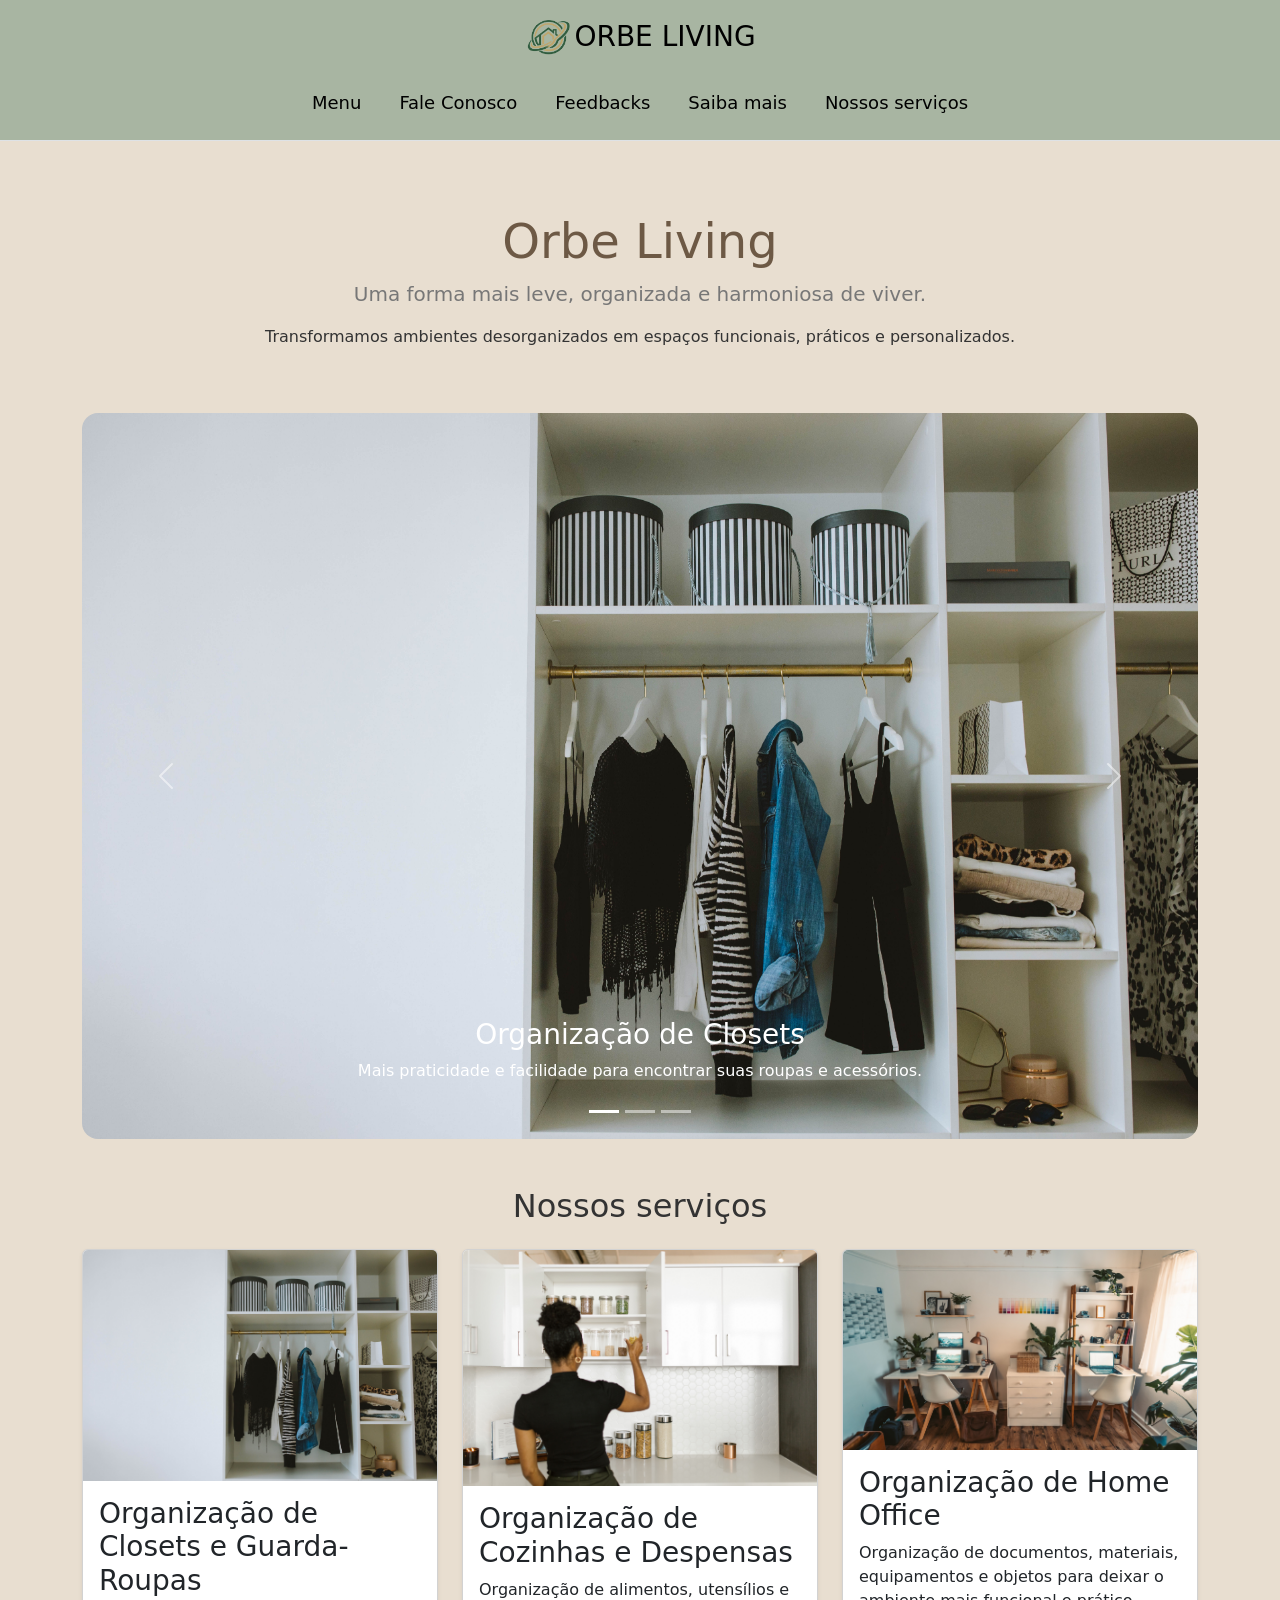
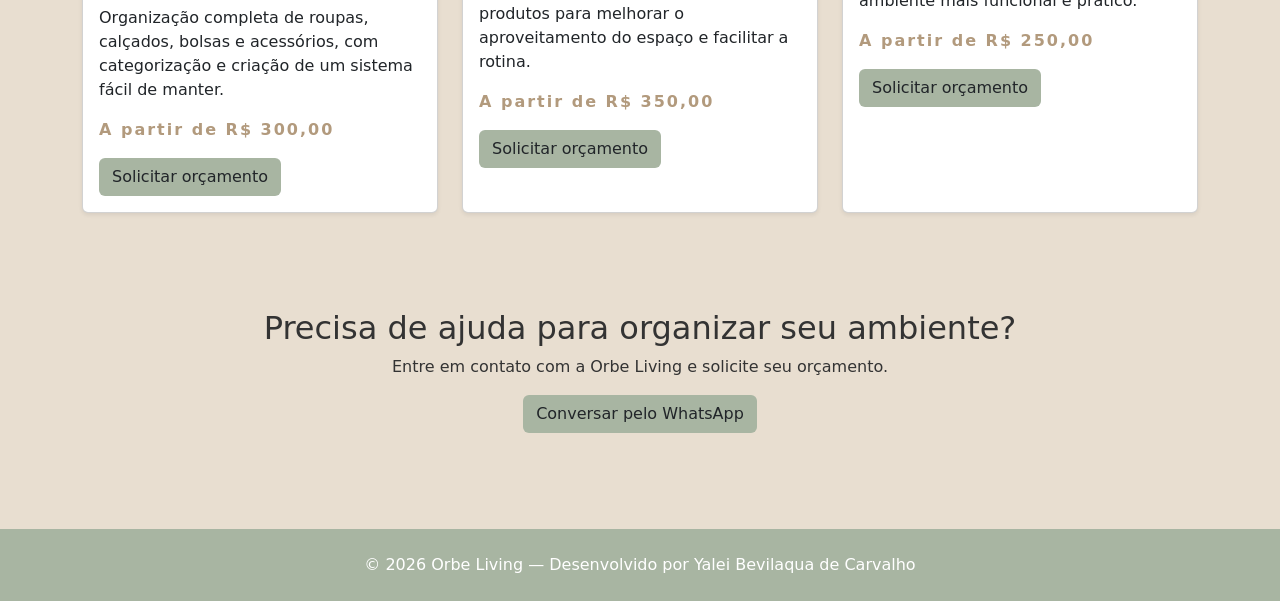
<file: index.html>
<!DOCTYPE html>
<html lang="pt-br">

<head>
    <meta charset="UTF-8">
    <meta name="viewport" content="width=device-width, initial-scale=1.0">
    <title>Menu principal</title>
    <link href="https://cdn.jsdelivr.net/npm/bootstrap@5.3.8/dist/css/bootstrap.min.css" rel="stylesheet"
        integrity="sha384-sRIl4kxILFvY47J16cr9ZwB07vP4J8+LH7qKQnuqkuIAvNWLzeN8tE5YBujZqJLB" crossorigin="anonymous">
    <link rel="stylesheet" href="CSS/index.css">
</head>

<body>

    <header class="py-3 mb-4 border-bottom fundo_head">
        <div class="container">
            <div class="text-center mb-3">
                <a href="index.html" class="d-inline-flex align-items-center text-decoration-none">
                    <img src="Imagens/Logo simplificada.png" alt="Logo Orbe Living" class="logo_simples">
                    <span class="fs-3 letra">ORBE LIVING</span>
                </a>
            </div>

            <ul class="nav nav-pills justify-content-center gap-2">
                <li class="nav-item">
                    <a href="index.html" class="nav-link link_colors letra">Menu</a>
                </li>

                <li class="nav-item">
                    <a href="contatos.html" class="nav-link link_colors letra">Fale Conosco</a>
                </li>

                <li class="nav-item">
                    <a href="depoimentos.html" class="nav-link link_colors letra">Feedbacks</a>
                </li>

                <li class="nav-item">
                    <a href="apresentacao.html" class="nav-link link_colors letra">Saiba mais</a>
                </li>

                <li class="nav-item">
                    <a href="servicos.html" class="nav-link link_colors letra">Nossos serviços</a>
                </li>
            </ul>
        </div>
    </header>


    <main class="container">

        <section class="text-center py-5">
            <h1 class="titulo">Orbe Living</h1>
            <p class="subtitulo fs-5">Uma forma mais leve, organizada e harmoniosa de viver.</p>
            <p>Transformamos ambientes desorganizados em espaços funcionais, práticos e personalizados.</p>
        </section>


        <section class="mb-5">
            <div id="carouselServicos" class="carousel slide" data-bs-ride="carousel">

                <div class="carousel-indicators">
                    <button type="button" data-bs-target="#carouselServicos" data-bs-slide-to="0" class="active"></button>
                    <button type="button" data-bs-target="#carouselServicos" data-bs-slide-to="1"></button>
                    <button type="button" data-bs-target="#carouselServicos" data-bs-slide-to="2"></button>
                </div>

                <div class="carousel-inner rounded-4">

                    <div class="carousel-item active">
                        <img src="Imagens/Serviços/img_org_1.jpg" class="d-block w-100" alt="Organização de closets">
                        <div class="carousel-caption d-none d-md-block">
                            <h3>Organização de Closets</h3>
                            <p>Mais praticidade e facilidade para encontrar suas roupas e acessórios.</p>
                        </div>
                    </div>

                    <div class="carousel-item">
                        <img src="Imagens/Serviços/img_org_2.jpg" class="d-block w-100" alt="Organização de cozinhas">
                        <div class="carousel-caption d-none d-md-block">
                            <h3>Organização de Cozinhas</h3>
                            <p>Melhor aproveitamento do espaço e mais praticidade no dia a dia.</p>
                        </div>
                    </div>

                    <div class="carousel-item">
                        <img src="Imagens/Serviços/img_org_3.jpg" class="d-block w-100" alt="Organização de Home Office">
                        <div class="carousel-caption d-none d-md-block">
                            <h3>Organização de Home Office</h3>
                            <p>Um espaço mais funcional para trabalhar e estudar.</p>
                        </div>
                    </div>

                </div>

                <button class="carousel-control-prev" type="button" data-bs-target="#carouselServicos" data-bs-slide="prev">
                    <span class="carousel-control-prev-icon"></span>
                </button>

                <button class="carousel-control-next" type="button" data-bs-target="#carouselServicos" data-bs-slide="next">
                    <span class="carousel-control-next-icon"></span>
                </button>

            </div>
        </section>


        <section class="mb-5">
            <h2 class="text-center mb-4">Nossos serviços</h2>

            <div class="row g-4">

                <div class="col-md-4">
                    <div class="card h-100 shadow-sm">
                        <img src="Imagens/Serviços/img_org_1.jpg" class="card-img-top" alt="Organização de Closets">

                        <div class="card-body">
                            <h3 class="card-title">Organização de Closets e Guarda-Roupas</h3>
                            <p class="card-text">Organização completa de roupas, calçados, bolsas e acessórios, com categorização e criação de um sistema fácil de manter.</p>
                            <p class="numero">A partir de R$ 300,00</p>

                            <a href="servico1.html" class="btn fundo_head">Solicitar orçamento</a>
                        </div>
                    </div>
                </div>


                <div class="col-md-4">
                    <div class="card h-100 shadow-sm">
                        <img src="Imagens/Serviços/img_org_2.jpg" class="card-img-top" alt="Organização de Cozinhas">

                        <div class="card-body">
                            <h3 class="card-title">Organização de Cozinhas e Despensas</h3>
                            <p class="card-text">Organização de alimentos, utensílios e produtos para melhorar o aproveitamento do espaço e facilitar a rotina.</p>
                            <p class="numero">A partir de R$ 350,00</p>

                            <a href="servico2.html" class="btn fundo_head">Solicitar orçamento</a>
                        </div>
                    </div>
                </div>


                <div class="col-md-4">
                    <div class="card h-100 shadow-sm">
                        <img src="Imagens/Serviços/img_org_3.jpg" class="card-img-top" alt="Organização de Home Office">

                        <div class="card-body">
                            <h3 class="card-title">Organização de Home Office</h3>
                            <p class="card-text">Organização de documentos, materiais, equipamentos e objetos para deixar o ambiente mais funcional e prático.</p>
                            <p class="numero">A partir de R$ 250,00</p>

                            <a href="servico3.html" class="btn fundo_head">Solicitar orçamento</a>
                        </div>
                    </div>
                </div>

            </div>
        </section>


        <section class="text-center py-5 mb-5">
            <h2>Precisa de ajuda para organizar seu ambiente?</h2>
            <p>Entre em contato com a Orbe Living e solicite seu orçamento.</p>
            <a href="https://wa.me/554933113062" target="_blank" class="btn fundo_head">Conversar pelo WhatsApp</a>
        </section>

    </main>


    <footer class="text-center py-4">
        <p class="mb-0">© 2026 Orbe Living — Desenvolvido por Yalei Bevilaqua de Carvalho</p>
    </footer>


    <script src="https://cdn.jsdelivr.net/npm/bootstrap@5.3.8/dist/js/bootstrap.bundle.min.js"></script>

</body>

</html>
</file>
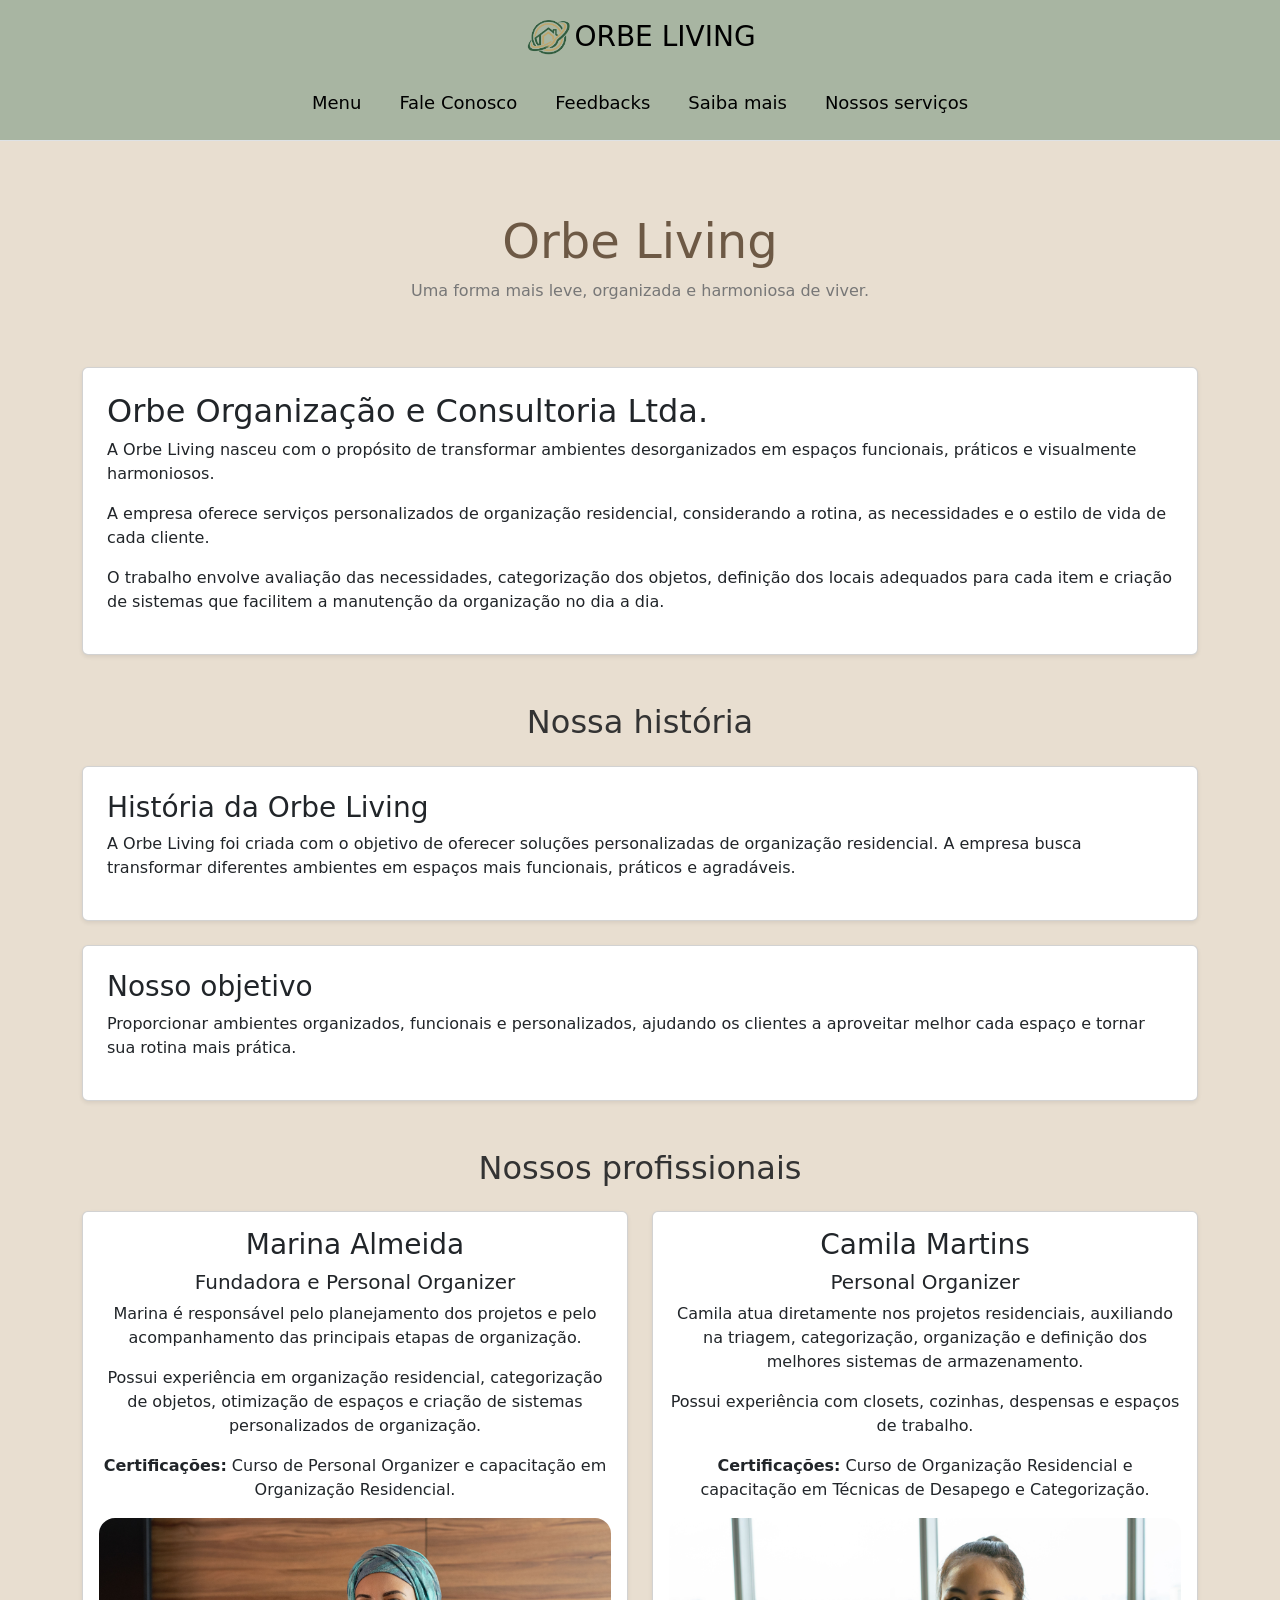
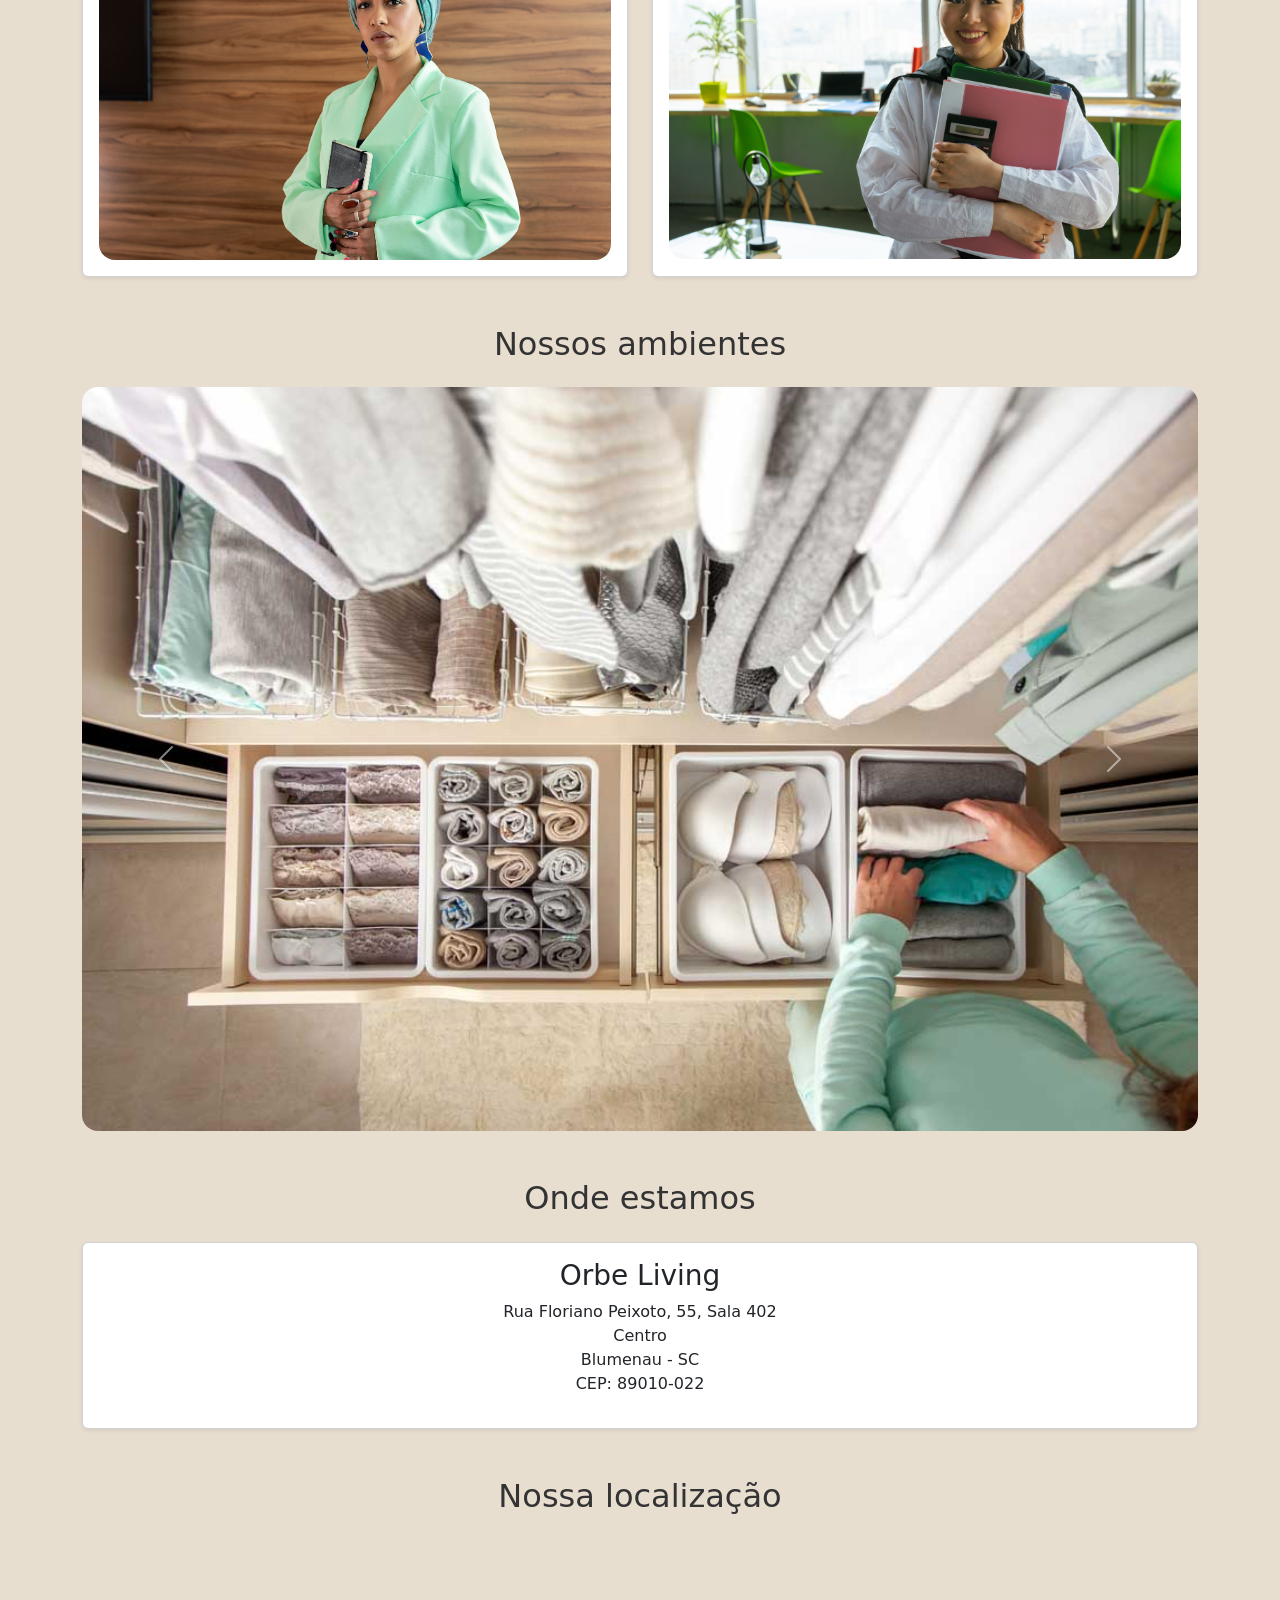
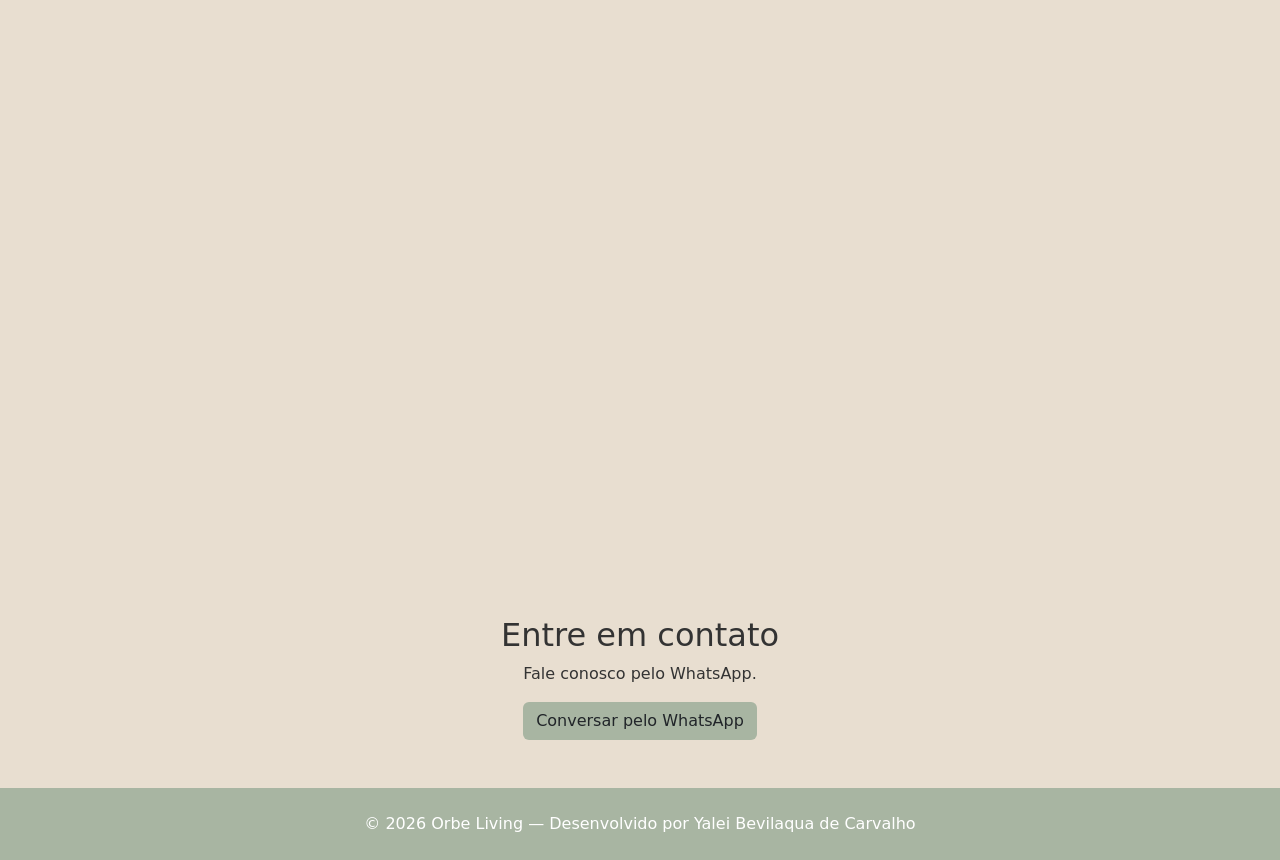
<file: apresentacao.html>
<!DOCTYPE html>
<html lang="pt-br">

<head>
    <meta charset="UTF-8">
    <meta name="viewport" content="width=device-width, initial-scale=1.0">
    <link href="https://cdn.jsdelivr.net/npm/bootstrap@5.3.8/dist/css/bootstrap.min.css" rel="stylesheet"
        integrity="sha384-sRIl4kxILFvY47J16cr9ZwB07vP4J8+LH7qKQnuqkuIAvNWLzeN8tE5YBujZqJLB" crossorigin="anonymous">
    <link rel="stylesheet" href="CSS/index.css">
    <title>Sobre nós</title>
</head>

<body>

    <header class="py-3 mb-4 border-bottom fundo_head">
        <div class="container">
            <div class="text-center mb-3">
                <a href="index.html" class="d-inline-flex align-items-center text-decoration-none">
                    <img src="Imagens/Logo simplificada.png" alt="Logo Orbe Living" class="logo_simples">
                    <span class="fs-3 letra">ORBE LIVING</span>
                </a>
            </div>

            <ul class="nav nav-pills justify-content-center gap-2">
                <li class="nav-item">
                    <a href="index.html" class="nav-link link_colors letra">Menu</a>
                </li>
                <li class="nav-item">
                    <a href="contatos.html" class="nav-link link_colors letra">Fale Conosco</a>
                </li>
                <li class="nav-item">
                    <a href="depoimentos.html" class="nav-link link_colors letra">Feedbacks</a>
                </li>
                <li class="nav-item">
                    <a href="apresentacao.html" class="nav-link link_colors letra">Saiba mais</a>
                </li>
                <li class="nav-item">
                    <a href="servicos.html" class="nav-link link_colors letra">Nossos serviços</a>
                </li>
            </ul>
        </div>
    </header>


    <main class="container">

        <section class="text-center py-5">
            <h1 class="titulo">Orbe Living</h1>
            <p class="subtitulo">Uma forma mais leve, organizada e harmoniosa de viver.</p>
        </section>

        <section class="mb-5">
            <div class="card shadow-sm">
                <div class="card-body p-4">
                    <h2>Orbe Organização e Consultoria Ltda.</h2>
                    <p>A Orbe Living nasceu com o propósito de transformar ambientes desorganizados em espaços
                        funcionais, práticos e visualmente harmoniosos.</p>
                    <p>A empresa oferece serviços personalizados de organização residencial, considerando a rotina, as
                        necessidades e o estilo de vida de cada cliente.</p>
                    <p>O trabalho envolve avaliação das necessidades, categorização dos objetos, definição dos locais
                        adequados para cada item e criação de sistemas que facilitem a manutenção da organização no dia
                        a dia.</p>
                </div>
            </div>
        </section>

        <section class="mb-5">
            <h2 class="text-center mb-4">Nossa história</h2>

            <div class="card shadow-sm mb-4">
                <div class="card-body p-4">
                    <h3>História da Orbe Living</h3>
                    <p>A Orbe Living foi criada com o objetivo de oferecer soluções personalizadas de organização
                        residencial. A empresa busca transformar diferentes ambientes em espaços mais funcionais,
                        práticos e agradáveis.</p>
                </div>
            </div>

            <div class="card shadow-sm">
                <div class="card-body p-4">
                    <h3>Nosso objetivo</h3>
                    <p>Proporcionar ambientes organizados, funcionais e personalizados, ajudando os clientes a
                        aproveitar melhor cada espaço e tornar sua rotina mais prática.</p>
                </div>
            </div>
        </section>

        <section class="mb-5">
            <h2 class="text-center mb-4">Nossos profissionais</h2>

            <div class="row g-4">

                <div class="col-md-6">
                    <div class="card h-100 shadow-sm">
                        <div class="card-body text-center">
                            <h3>Marina Almeida</h3>
                            <h5>Fundadora e Personal Organizer</h5>
                            <p>Marina é responsável pelo planejamento dos projetos e pelo acompanhamento das principais
                                etapas de organização.</p>
                            <p>Possui experiência em organização residencial, categorização de objetos, otimização de
                                espaços e criação de sistemas personalizados de organização.</p>
                            <p><strong>Certificações:</strong> Curso de Personal Organizer e capacitação em Organização
                                Residencial.</p>
                            <img src="Imagens/Profissionais/prof_img_1.jpg" class="d-block w-100 rounded-4">
                        </div>
                    </div>
                </div>


                <div class="col-md-6">
                    <div class="card h-100 shadow-sm">
                        <div class="card-body text-center">
                            <h3>Camila Martins</h3>
                            <h5>Personal Organizer</h5>
                            <p>Camila atua diretamente nos projetos residenciais, auxiliando na triagem, categorização,
                                organização e definição dos melhores sistemas de armazenamento.</p>
                            <p>Possui experiência com closets, cozinhas, despensas e espaços de trabalho.</p>
                            <p><strong>Certificações:</strong> Curso de Organização Residencial e capacitação em
                                Técnicas de Desapego e Categorização.</p>
                            <img src="Imagens/Profissionais/prof_img_2.jpg" class="d-block w-100 rounded-4">
                        </div>
                    </div>
                </div>

            </div>
        </section>

        <section class="mb-5">
            <h2 class="text-center mb-4">Nossos ambientes</h2>

            <div id="carouselAmbientes" class="carousel slide" data-bs-ride="carousel">

                <div class="carousel-inner">

                    <div class="carousel-item active">
                        <img src="Imagens/Blog/img_carrosel.jpg" class="d-block w-100 rounded-4" alt="">
                    </div>

                    <div class="carousel-item">
                        <img src="Imagens/Blog/img_carrosel2.jpg" class="d-block w-100 rounded-4" alt="">
                    </div>

                    <div class="carousel-item">
                        <img src="Imagens/Blog/img_carrosel3.jpg" class="d-block w-100 rounded-4" alt="">
                    </div>

                </div>

                <button class="carousel-control-prev" type="button" data-bs-target="#carouselAmbientes"
                    data-bs-slide="prev">
                    <span class="carousel-control-prev-icon"></span>
                </button>

                <button class="carousel-control-next" type="button" data-bs-target="#carouselAmbientes"
                    data-bs-slide="next">
                    <span class="carousel-control-next-icon"></span>
                </button>

            </div>
        </section>

        <section class="mb-5">
            <h2 class="text-center mb-4">Onde estamos</h2>

            <div class="card shadow-sm">
                <div class="card-body text-center">
                    <h3>Orbe Living</h3>
                    <p>Rua Floriano Peixoto, 55, Sala 402<br>Centro<br>Blumenau - SC<br>CEP: 89010-022</p>
                </div>
            </div>
        </section>


        <section class="mb-5">
            <h2 class="text-center mb-4">Nossa localização</h2>

            <div class="ratio ratio-16x9">
                <iframe
                    src="https://www.google.com/maps/embed?pb=!1m18!1m12!1m3!1d861.7697059213281!2d-49.06394760801791!3d-26.92209615701934!2m3!1f0!2f0!3f0!3m2!1i1024!2i768!4f13.1!3m3!1m2!1s0x94df19374179c2bf%3A0x6e0fda60c5540fc1!2sR.%20Floriano%20Peixoto%2C%2055%20-%20Centro%2C%20Blumenau%20-%20SC%2C%2089010-022!5e0!3m2!1spt-BR!2sbr!4v1789394761969!5m2!1spt-BR!2sbr"
                    width="600" height="450" style="border:0;" allowfullscreen="" loading="lazy"
                    referrerpolicy="strict-origin-when-cross-origin"></iframe>
            </div>
        </section>

        <section class="text-center mb-5">
            <h2>Entre em contato</h2>
            <p>Fale conosco pelo WhatsApp.</p>

            <a href="https://wa.me/554933113062" target="_blank" class="btn fundo_head">
                Conversar pelo WhatsApp
            </a>
        </section>

    </main>

    <footer class="text-center py-4">
        <p class="mb-0">© 2026 Orbe Living — Desenvolvido por Yalei Bevilaqua de Carvalho</p>
    </footer>

    <script src="https://cdn.jsdelivr.net/npm/bootstrap@5.3.8/dist/js/bootstrap.bundle.min.js"></script>

</body>

</html>
</file>
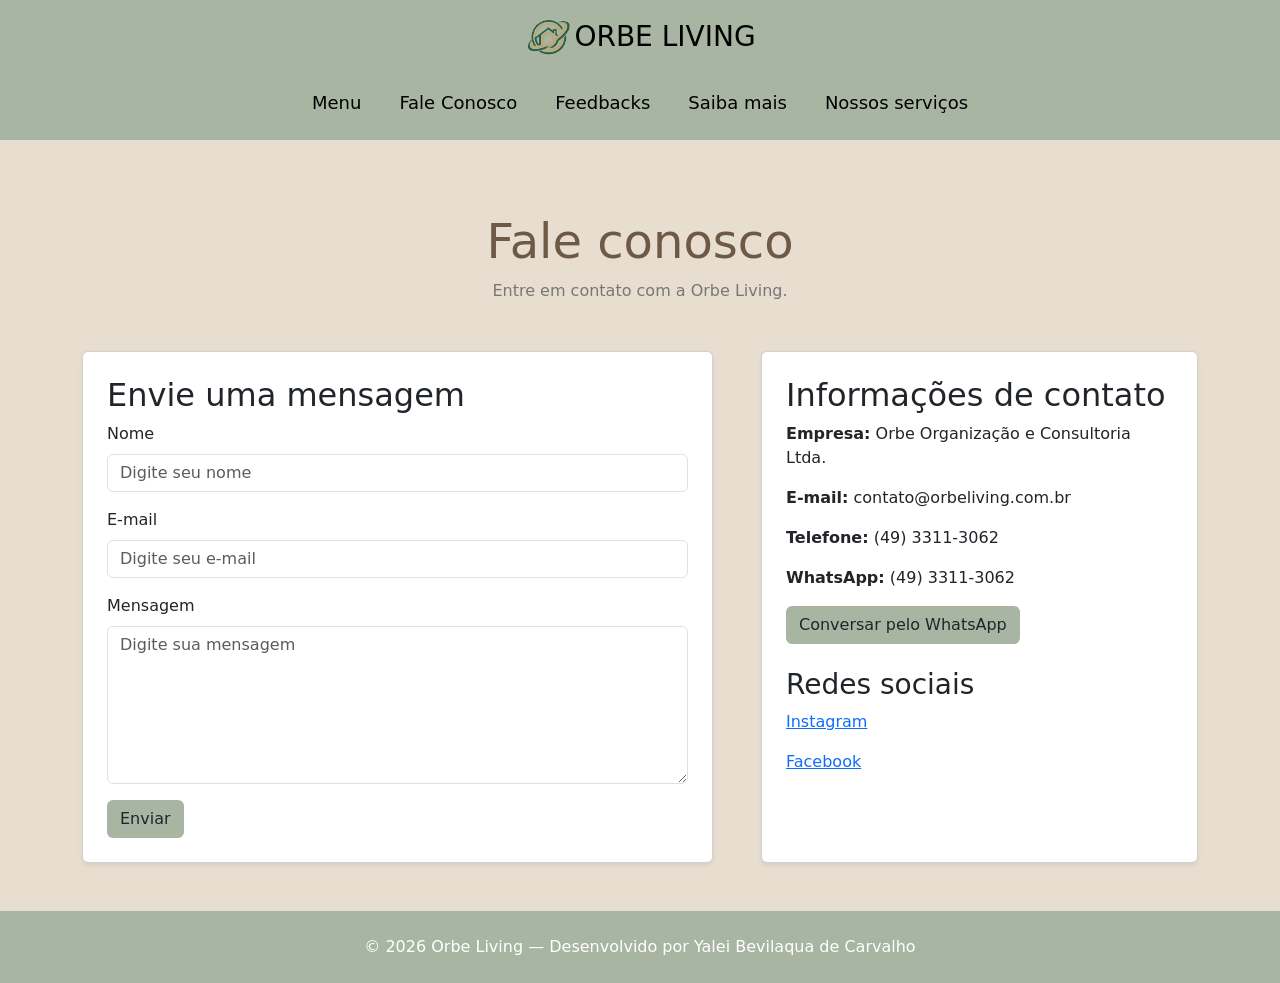
<file: contatos.html>
<!DOCTYPE html>
<html lang="pt-br">

<head>
    <meta charset="UTF-8">
    <meta name="viewport" content="width=device-width, initial-scale=1.0">
    <link href="https://cdn.jsdelivr.net/npm/bootstrap@5.3.8/dist/css/bootstrap.min.css" rel="stylesheet"
        integrity="sha384-sRIl4kxILFvY47J16cr9ZwB07vP4J8+LH7qKQnuqkuIAvNWLzeN8tE5YBujZqJLB" crossorigin="anonymous">
    <link rel="stylesheet" href="CSS/index.css">
    <title>Fale conosco</title>
</head>

<body>

    <header class="py-3 mb-4 border-bottom fundo_head">
        <div class="container">
            <div class="text-center mb-3">
                <a href="index.html" class="d-inline-flex align-items-center text-decoration-none">
                    <img src="Imagens/Logo simplificada.png" alt="Logo Orbe Living" class="logo_simples">
                    <span class="fs-3 letra">ORBE LIVING</span>
                </a>
            </div>

            <ul class="nav nav-pills justify-content-center gap-2">
                <li class="nav-item">
                    <a href="index.html" class="nav-link link_colors letra">Menu</a>
                </li>

                <li class="nav-item">
                    <a href="contatos.html" class="nav-link link_colors letra">Fale Conosco</a>
                </li>

                <li class="nav-item">
                    <a href="depoimentos.html" class="nav-link link_colors letra">Feedbacks</a>
                </li>

                <li class="nav-item">
                    <a href="apresentacao.html" class="nav-link link_colors letra">Saiba mais</a>
                </li>

                <li class="nav-item">
                    <a href="servicos.html" class="nav-link link_colors letra">Nossos serviços</a>
                </li>
            </ul>
        </div>
    </header>


    <main class="container py-5">

        <h1 class="titulo text-center mb-2">Fale conosco</h1>
        <p class="subtitulo text-center mb-5">Entre em contato com a Orbe Living.</p>


        <div class="row g-5">

            <div class="col-md-7">
                <div class="card shadow-sm h-100">
                    <div class="card-body p-4">

                        <h2>Envie uma mensagem</h2>

                        <form>
                            <div class="mb-3">
                                <label for="nome" class="form-label">Nome</label>
                                <input type="text" class="form-control" id="nome" placeholder="Digite seu nome" required>
                            </div>

                            <div class="mb-3">
                                <label for="email" class="form-label">E-mail</label>
                                <input type="email" class="form-control" id="email" placeholder="Digite seu e-mail" required>
                            </div>

                            <div class="mb-3">
                                <label for="mensagem" class="form-label">Mensagem</label>
                                <textarea class="form-control" id="mensagem" rows="6" placeholder="Digite sua mensagem" required></textarea>
                            </div>

                            <button type="submit" class="btn fundo_head">Enviar</button>
                        </form>

                    </div>
                </div>
            </div>


            <div class="col-md-5">
                <div class="card shadow-sm h-100">
                    <div class="card-body p-4">

                        <h2>Informações de contato</h2>

                        <p><strong>Empresa:</strong> Orbe Organização e Consultoria Ltda.</p>

                        <p><strong>E-mail:</strong> contato@orbeliving.com.br</p>

                        <p><strong>Telefone:</strong> (49) 3311-3062</p>

                        <p><strong>WhatsApp:</strong> (49) 3311-3062</p>

                        <a href="https://wa.me/554933113062" target="_blank" class="btn fundo_head mb-4">
                            Conversar pelo WhatsApp
                        </a>

                        <h3>Redes sociais</h3>

                        <p>
                            <a href="https://www.instagram.com/" target="_blank">Instagram</a>
                        </p>

                        <p>
                            <a href="https://www.facebook.com/" target="_blank">Facebook</a>
                        </p>

                    </div>
                </div>
            </div>

        </div>

    </main>


    <footer class="text-center py-4">
        <p class="mb-0">© 2026 Orbe Living — Desenvolvido por Yalei Bevilaqua de Carvalho</p>
    </footer>

</body>

</html>
</file>
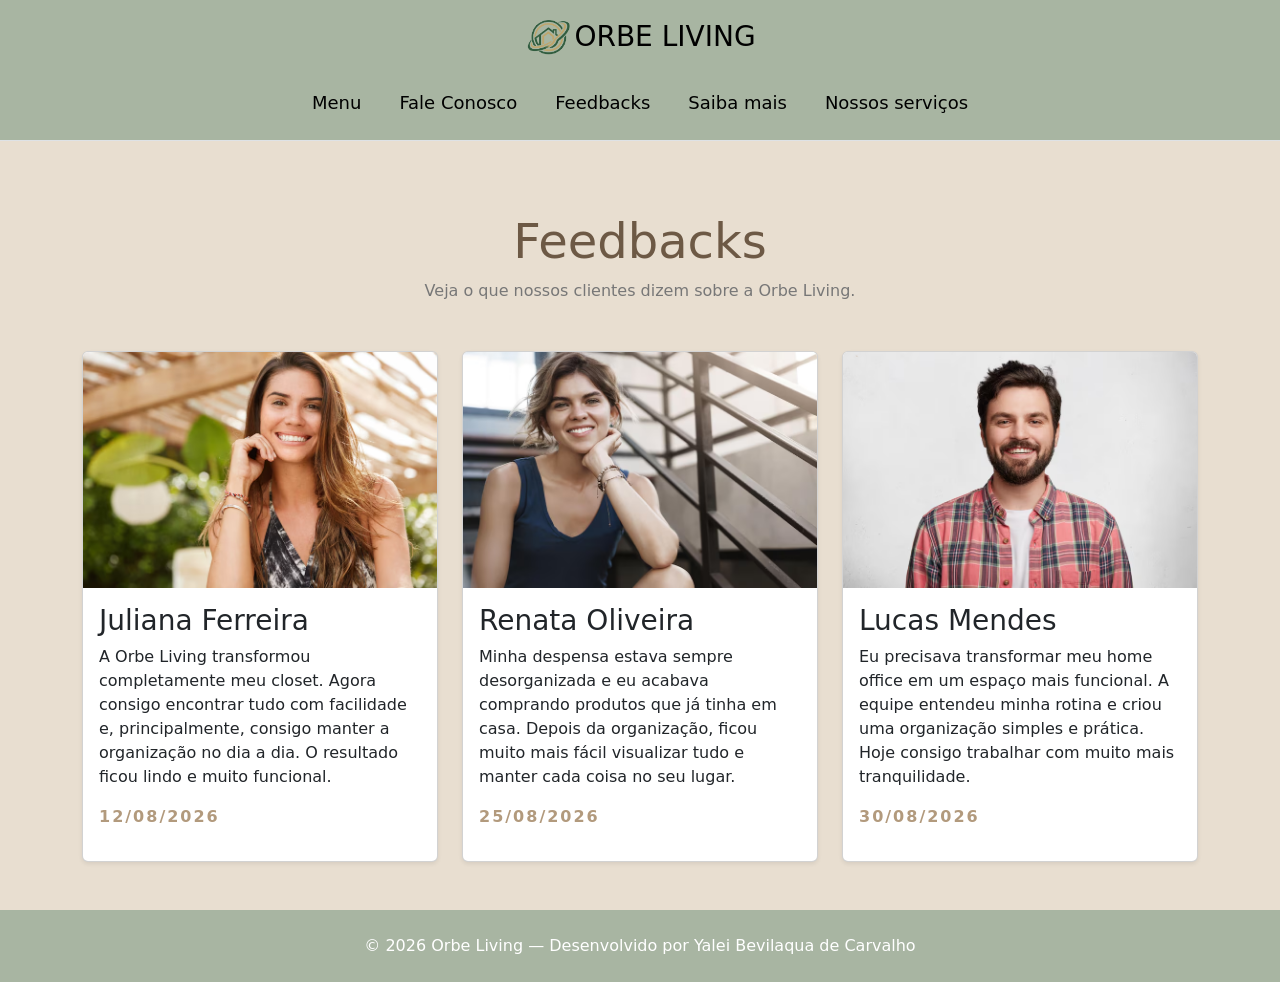
<file: depoimentos.html>
<!DOCTYPE html>
<html lang="pt-br">

<head>
    <meta charset="UTF-8">
    <meta name="viewport" content="width=device-width, initial-scale=1.0">
    <link href="https://cdn.jsdelivr.net/npm/bootstrap@5.3.8/dist/css/bootstrap.min.css" rel="stylesheet"
        integrity="sha384-sRIl4kxILFvY47J16cr9ZwB07vP4J8+LH7qKQnuqkuIAvNWLzeN8tE5YBujZqJLB" crossorigin="anonymous">
    <link rel="stylesheet" href="CSS/index.css">
    <title>Feedbacks</title>
</head>

<body>

    <header class="py-3 mb-4 border-bottom fundo_head">
        <div class="container">
            <div class="text-center mb-3">
                <a href="index.html" class="d-inline-flex align-items-center text-decoration-none">
                    <img src="Imagens/Logo simplificada.png" alt="Logo Orbe Living" class="logo_simples">
                    <span class="fs-3 letra">ORBE LIVING</span>
                </a>
            </div>

            <ul class="nav nav-pills justify-content-center gap-2">
                <li class="nav-item">
                    <a href="index.html" class="nav-link link_colors letra">Menu</a>
                </li>

                <li class="nav-item">
                    <a href="contatos.html" class="nav-link link_colors letra">Fale Conosco</a>
                </li>

                <li class="nav-item">
                    <a href="depoimentos.html" class="nav-link link_colors letra">Feedbacks</a>
                </li>

                <li class="nav-item">
                    <a href="apresentacao.html" class="nav-link link_colors letra">Saiba mais</a>
                </li>

                <li class="nav-item">
                    <a href="servicos.html" class="nav-link link_colors letra">Nossos serviços</a>
                </li>
            </ul>
        </div>
    </header>


    <main class="container py-5">

        <h1 class="titulo text-center mb-2">Feedbacks</h1>
        <p class="subtitulo text-center mb-5">Veja o que nossos clientes dizem sobre a Orbe Living.</p>


        <div class="row g-4">

            <div class="col-md-6 col-lg-4">
                <div class="card shadow-sm h-100">
                    <img src="Imagens/Clientes/pessoa1.jpg" class="card-img-top" alt="Juliana Ferreira">
                    <div class="card-body">
                        <h3 class="card-title">Juliana Ferreira</h3>
                        <p class="card-text">A Orbe Living transformou completamente meu closet. Agora consigo encontrar
                            tudo com facilidade e, principalmente, consigo manter a organização no dia a dia. O
                            resultado ficou lindo e muito funcional.</p>
                        <p class="numero">12/08/2026</p>
                    </div>
                </div>
            </div>


            <div class="col-md-6 col-lg-4">
                <div class="card shadow-sm h-100">
                    <img src="Imagens/Clientes/pessoa2.jpg" class="card-img-top" alt="Renata Oliveira">
                    <div class="card-body">
                        <h3 class="card-title">Renata Oliveira</h3>
                        <p class="card-text">Minha despensa estava sempre desorganizada e eu acabava comprando produtos
                            que já tinha em casa. Depois da organização, ficou muito mais fácil visualizar tudo e manter
                            cada coisa no seu lugar.</p>
                        <p class="numero">25/08/2026</p>
                    </div>
                </div>
            </div>


            <div class="col-md-6 col-lg-4">
                <div class="card shadow-sm h-100">
                    <img src="Imagens/Clientes/pessoa3.jpg" class="card-img-top" alt="Lucas Mendes">
                    <div class="card-body">
                        <h3 class="card-title">Lucas Mendes</h3>
                        <p class="card-text">Eu precisava transformar meu home office em um espaço mais funcional. A
                            equipe entendeu minha rotina e criou uma organização simples e prática. Hoje consigo
                            trabalhar com muito mais tranquilidade.</p>
                        <p class="numero">30/08/2026</p>
                    </div>
                </div>
            </div>

        </div>

    </main>


    <footer class="text-center py-4">
        <p class="mb-0">© 2026 Orbe Living — Desenvolvido por Yalei Bevilaqua de Carvalho</p>
    </footer>

</body>

</html>
</file>
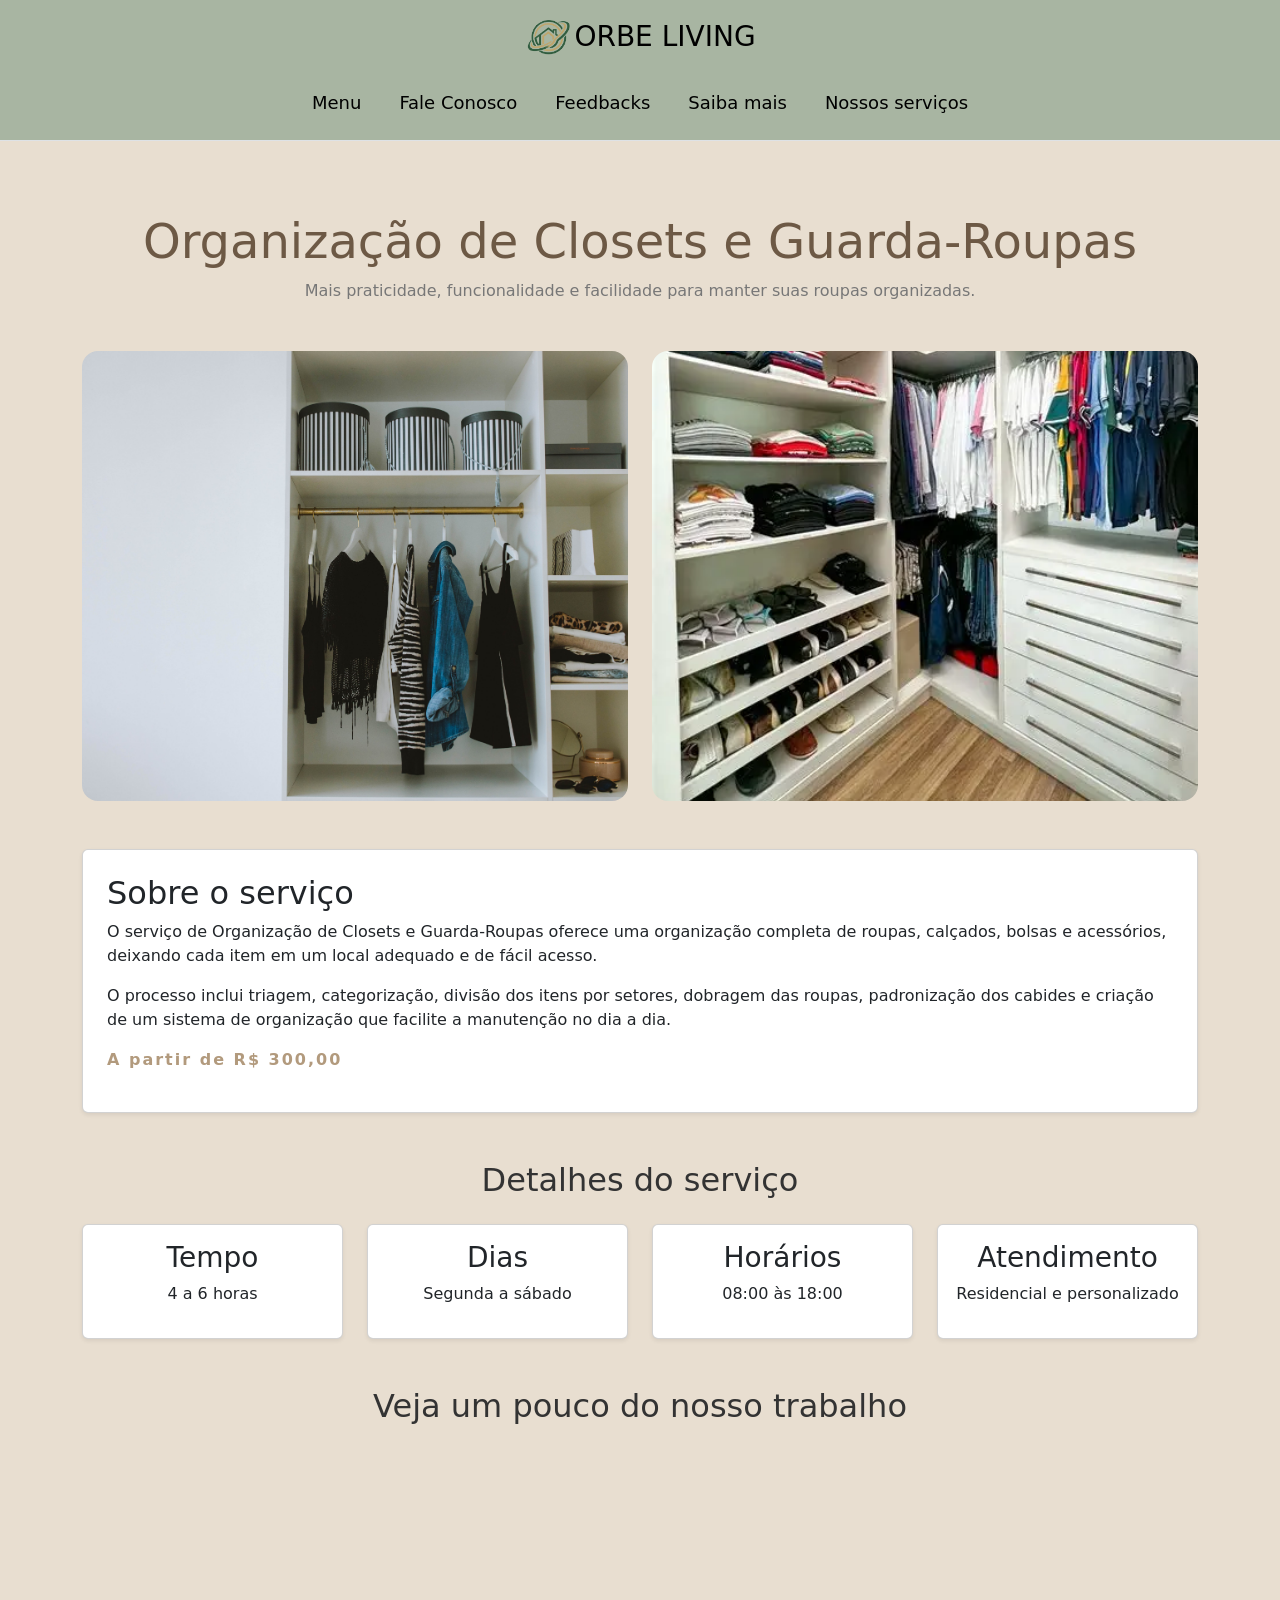
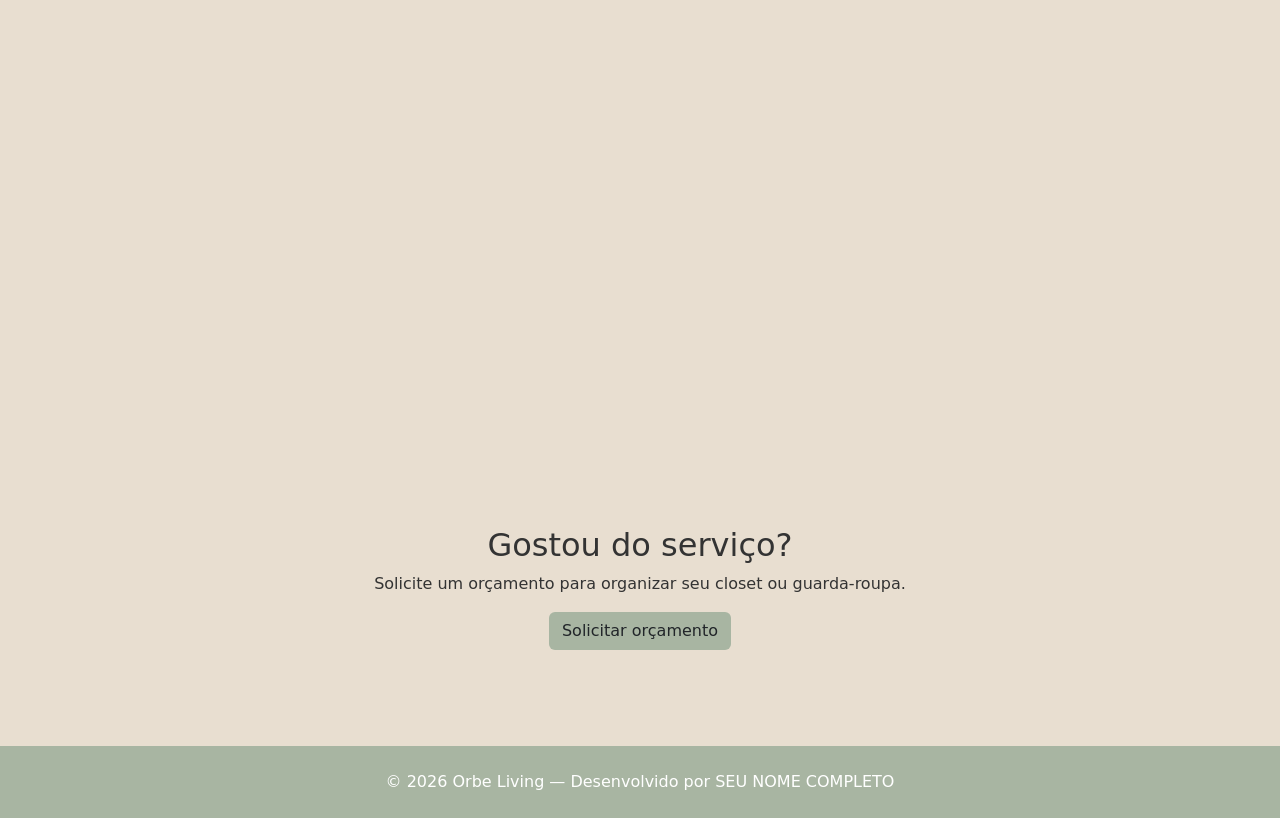
<file: servico1.html>
<!DOCTYPE html>
<html lang="pt-br">

<head>
    <meta charset="UTF-8">
    <meta name="viewport" content="width=device-width, initial-scale=1.0">
    <link href="https://cdn.jsdelivr.net/npm/bootstrap@5.3.8/dist/css/bootstrap.min.css" rel="stylesheet"
        integrity="sha384-sRIl4kxILFvY47J16cr9ZwB07vP4J8+LH7qKQnuqkuIAvNWLzeN8tE5YBujZqJLB" crossorigin="anonymous">
    <link rel="stylesheet" href="CSS/index.css">
    <title>Organização de Closets e Guarda-Roupas</title>
</head>

<body>

    <header class="py-3 mb-4 border-bottom fundo_head">
        <div class="container">
            <div class="text-center mb-3">
                <a href="index.html" class="d-inline-flex align-items-center text-decoration-none">
                    <img src="Imagens/Logo simplificada.png" alt="Logo Orbe Living" class="logo_simples">
                    <span class="fs-3 letra">ORBE LIVING</span>
                </a>
            </div>

            <ul class="nav nav-pills justify-content-center gap-2">
                <li class="nav-item">
                    <a href="index.html" class="nav-link link_colors letra">Menu</a>
                </li>

                <li class="nav-item">
                    <a href="contatos.html" class="nav-link link_colors letra">Fale Conosco</a>
                </li>

                <li class="nav-item">
                    <a href="depoimentos.html" class="nav-link link_colors letra">Feedbacks</a>
                </li>

                <li class="nav-item">
                    <a href="apresentacao.html" class="nav-link link_colors letra">Saiba mais</a>
                </li>

                <li class="nav-item">
                    <a href="servicos.html" class="nav-link link_colors letra">Nossos serviços</a>
                </li>
            </ul>
        </div>
    </header>


    <main class="container py-5">

        <section class="text-center mb-5">
            <h1 class="titulo">Organização de Closets e Guarda-Roupas</h1>
            <p class="subtitulo">Mais praticidade, funcionalidade e facilidade para manter suas roupas organizadas.</p>
        </section>


        <section class="mb-5">
            <div class="row g-4">

                <div class="col-md-6">
                    <img src="Imagens/Serviços/img_org_1.jpg" class="imagem-servico" alt="Closet organizado">
                </div>

                <div class="col-md-6">
                    <img src="Imagens/Serviços/servico_1.jpg" class="imagem-servico"
                        alt="Organização de guarda-roupas">
                </div>

            </div>
        </section>


        <section class="mb-5">
            <div class="card shadow-sm">
                <div class="card-body p-4">

                    <h2>Sobre o serviço</h2>

                    <p>O serviço de Organização de Closets e Guarda-Roupas oferece uma organização completa de roupas,
                        calçados, bolsas e acessórios, deixando cada item em um local adequado e de fácil acesso.</p>

                    <p>O processo inclui triagem, categorização, divisão dos itens por setores, dobragem das roupas,
                        padronização dos cabides e criação de um sistema de organização que facilite a manutenção no dia
                        a dia.</p>

                    <p class="numero">A partir de R$ 300,00</p>

                </div>
            </div>
        </section>


        <section class="mb-5">
            <h2 class="text-center mb-4">Detalhes do serviço</h2>

            <div class="row g-4">

                <div class="col-md-3">
                    <div class="card shadow-sm h-100 text-center">
                        <div class="card-body">
                            <h3>Tempo</h3>
                            <p>4 a 6 horas</p>
                        </div>
                    </div>
                </div>

                <div class="col-md-3">
                    <div class="card shadow-sm h-100 text-center">
                        <div class="card-body">
                            <h3>Dias</h3>
                            <p>Segunda a sábado</p>
                        </div>
                    </div>
                </div>

                <div class="col-md-3">
                    <div class="card shadow-sm h-100 text-center">
                        <div class="card-body">
                            <h3>Horários</h3>
                            <p>08:00 às 18:00</p>
                        </div>
                    </div>
                </div>

                <div class="col-md-3">
                    <div class="card shadow-sm h-100 text-center">
                        <div class="card-body">
                            <h3>Atendimento</h3>
                            <p>Residencial e personalizado</p>
                        </div>
                    </div>
                </div>

            </div>
        </section>


        <section class="mb-5">
            <h2 class="text-center mb-4">Veja um pouco do nosso trabalho</h2>

            <div class="ratio ratio-16x9">
                <iframe src="https://www.youtube.com/embed/Y_KEX98Y67c" title="Organização de Closets e Guarda-Roupas"
                    allow="accelerometer; autoplay; clipboard-write; encrypted-media; gyroscope; picture-in-picture; web-share"
                    allowfullscreen>
                </iframe>
            </div>
        </section>


        <section class="text-center mb-5">
            <h2>Gostou do serviço?</h2>
            <p>Solicite um orçamento para organizar seu closet ou guarda-roupa.</p>

            <a href="#" class="btn fundo_head" data-bs-toggle="modal" data-bs-target="#modalOrcamento">
                Solicitar orçamento
            </a>
        </section>

    </main>


    <div class="modal fade" id="modalOrcamento" tabindex="-1" aria-labelledby="modalOrcamentoLabel" aria-hidden="true">

        <div class="modal-dialog modal-lg">
            <div class="modal-content">

                <div class="modal-header">
                    <h2 class="modal-title " id="modalOrcamentoLabel">Solicitar orçamento</h2>
                    <button type="button" class="fundo_head" data-bs-dismiss="modal" aria-label="Fechar"></button>
                </div>

                <div class="modal-body">

                    <form>

                        <div class="mb-3">
                            <label for="nome" class="form-label">Nome</label>
                            <input type="text" class="form-control" id="nome" required>
                        </div>

                        <div class="mb-3">
                            <label for="email" class="form-label">E-mail</label>
                            <input type="email" class="form-control" id="email" required>
                        </div>

                        <div class="mb-3">
                            <label for="telefone" class="form-label">Telefone</label>
                            <input type="tel" class="form-control" id="telefone" required>
                        </div>

                        <div class="mb-3">
                            <label for="endereco" class="form-label">Endereço</label>
                            <input type="text" class="form-control" id="endereco" required>
                        </div>

                        <div class="row">

                            <div class="col-md-8 mb-3">
                                <label for="cidade" class="form-label">Cidade</label>
                                <input type="text" class="form-control" id="cidade" required>
                            </div>

                            <div class="col-md-4 mb-3">
                                <label for="uf" class="form-label">UF</label>
                                <input type="text" class="form-control" id="uf" maxlength="2" required>
                            </div>

                        </div>

                        <div class="mb-3">
                            <label for="data" class="form-label">Data desejada para a realização do serviço</label>
                            <input type="date" class="form-control" id="data" required>
                        </div>

                        <div class="mb-3">
                            <label for="observacoes" class="form-label">Observações</label>
                            <textarea class="form-control" id="observacoes" rows="4"></textarea>
                        </div>

                        <button type="submit" class="btn fundo_head">Enviar solicitação</button>

                    </form>

                </div>

            </div>
        </div>

    </div>


    <footer class="text-center py-4">
        <p class="mb-0">© 2026 Orbe Living — Desenvolvido por SEU NOME COMPLETO</p>
    </footer>


    <script src="https://cdn.jsdelivr.net/npm/bootstrap@5.3.8/dist/js/bootstrap.bundle.min.js"></script>

</body>

</html>
</file>
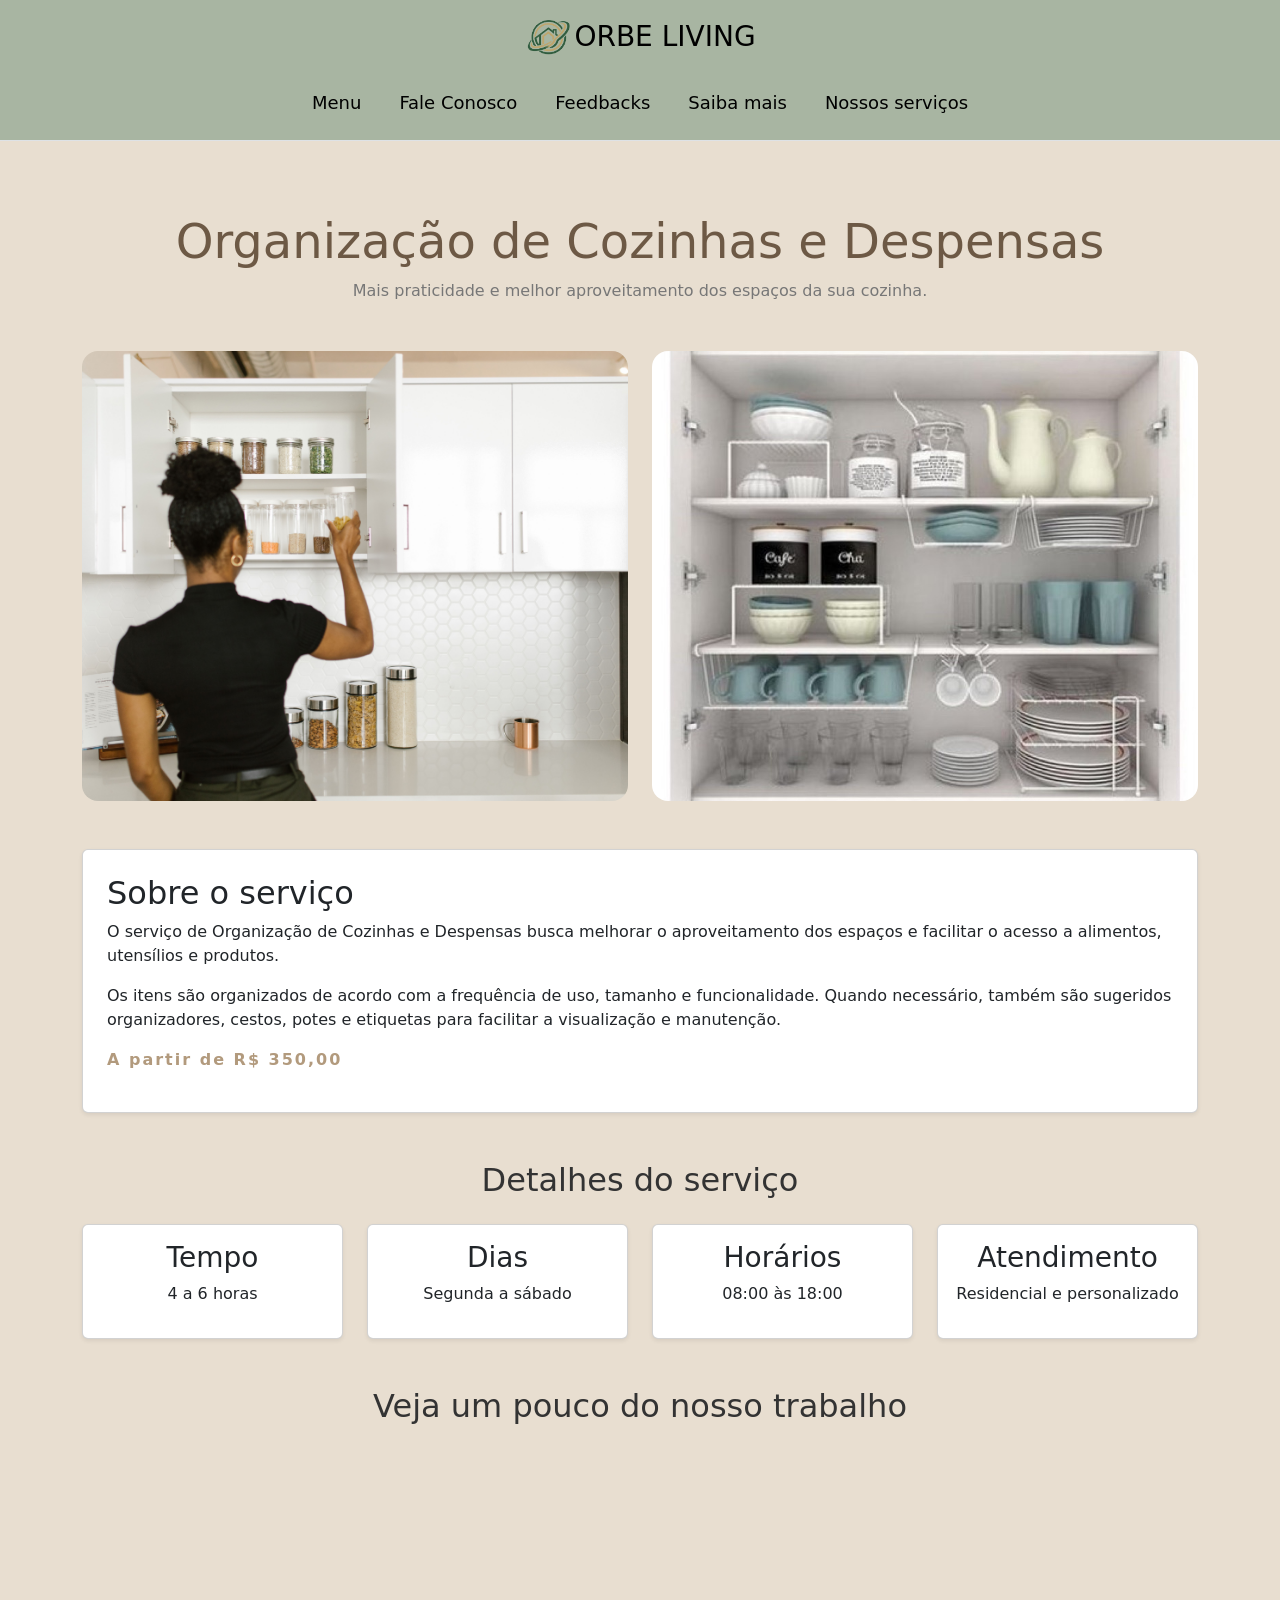
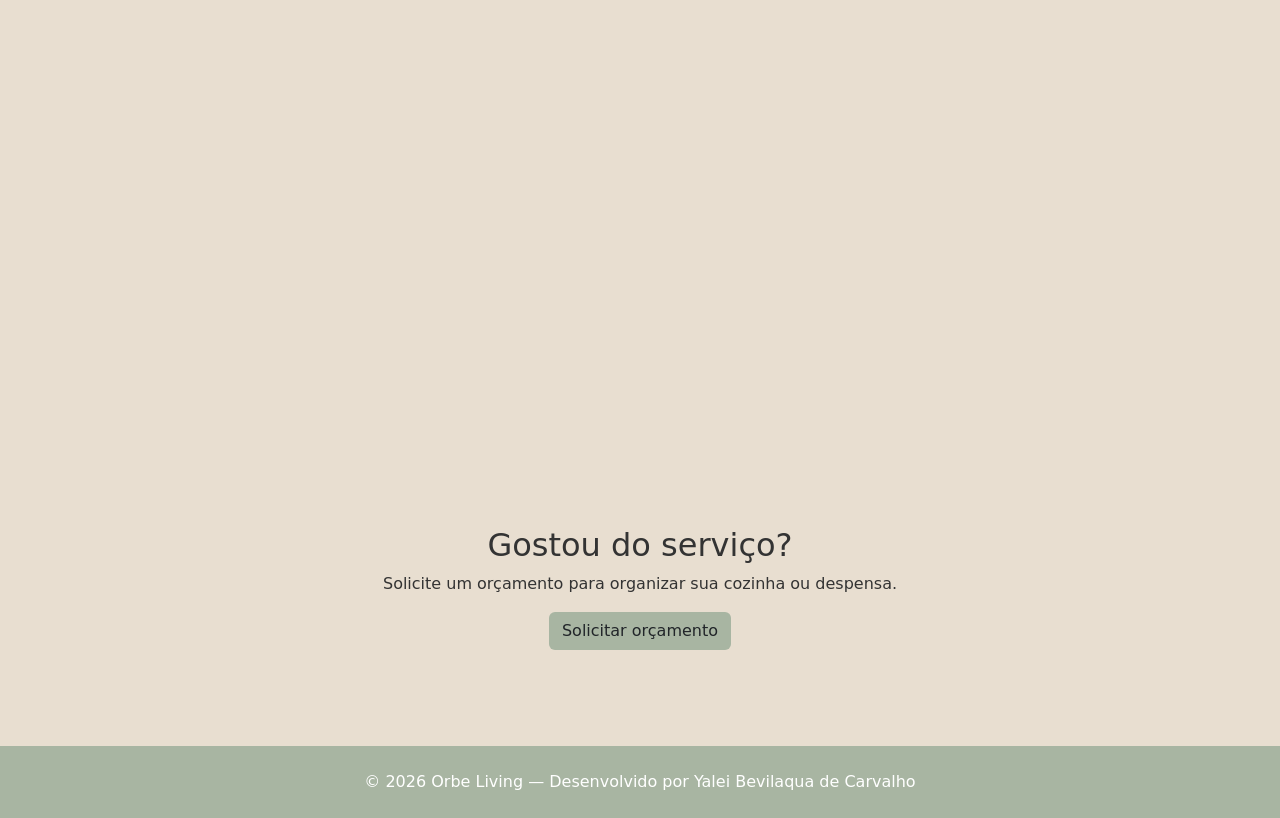
<file: servico2.html>
<!DOCTYPE html>
<html lang="pt-br">

<head>
    <meta charset="UTF-8">
    <meta name="viewport" content="width=device-width, initial-scale=1.0">
    <link href="https://cdn.jsdelivr.net/npm/bootstrap@5.3.8/dist/css/bootstrap.min.css" rel="stylesheet"
        integrity="sha384-sRIl4kxILFvY47J16cr9ZwB07vP4J8+LH7qKQnuqkuIAvNWLzeN8tE5YBujZqJLB" crossorigin="anonymous">
    <link rel="stylesheet" href="CSS/index.css">
    <title>Organização de Cozinhas e Despensas</title>
</head>

<body>

    <header class="py-3 mb-4 border-bottom fundo_head">
        <div class="container">
            <div class="text-center mb-3">
                <a href="index.html" class="d-inline-flex align-items-center text-decoration-none">
                    <img src="Imagens/Logo simplificada.png" alt="Logo Orbe Living" class="logo_simples">
                    <span class="fs-3 letra">ORBE LIVING</span>
                </a>
            </div>

            <ul class="nav nav-pills justify-content-center gap-2">
                <li class="nav-item">
                    <a href="index.html" class="nav-link link_colors letra">Menu</a>
                </li>

                <li class="nav-item">
                    <a href="contatos.html" class="nav-link link_colors letra">Fale Conosco</a>
                </li>

                <li class="nav-item">
                    <a href="depoimentos.html" class="nav-link link_colors letra">Feedbacks</a>
                </li>

                <li class="nav-item">
                    <a href="apresentacao.html" class="nav-link link_colors letra">Saiba mais</a>
                </li>

                <li class="nav-item">
                    <a href="servicos.html" class="nav-link link_colors letra">Nossos serviços</a>
                </li>
            </ul>
        </div>
    </header>


    <main class="container py-5">

        <section class="text-center mb-5">
            <h1 class="titulo">Organização de Cozinhas e Despensas</h1>
            <p class="subtitulo">Mais praticidade e melhor aproveitamento dos espaços da sua cozinha.</p>
        </section>


        <section class="mb-5">
            <div class="row g-4">

                <div class="col-md-6">
                    <img src="Imagens/Serviços/img_org_2.jpg" class="imagem-servico" alt="Cozinha organizada">
                </div>

                <div class="col-md-6">
                    <img src="Imagens/Serviços/servico_2.jpg" class="imagem-servico" alt="Despensa organizada">
                </div>

            </div>
        </section>


        <section class="mb-5">
            <div class="card shadow-sm">
                <div class="card-body p-4">

                    <h2>Sobre o serviço</h2>

                    <p>O serviço de Organização de Cozinhas e Despensas busca melhorar o aproveitamento dos espaços e facilitar o acesso a alimentos, utensílios e produtos.</p>

                    <p>Os itens são organizados de acordo com a frequência de uso, tamanho e funcionalidade. Quando necessário, também são sugeridos organizadores, cestos, potes e etiquetas para facilitar a visualização e manutenção.</p>

                    <p class="numero">A partir de R$ 350,00</p>

                </div>
            </div>
        </section>


        <section class="mb-5">
            <h2 class="text-center mb-4">Detalhes do serviço</h2>

            <div class="row g-4">

                <div class="col-md-3">
                    <div class="card shadow-sm h-100 text-center">
                        <div class="card-body">
                            <h3>Tempo</h3>
                            <p>4 a 6 horas</p>
                        </div>
                    </div>
                </div>

                <div class="col-md-3">
                    <div class="card shadow-sm h-100 text-center">
                        <div class="card-body">
                            <h3>Dias</h3>
                            <p>Segunda a sábado</p>
                        </div>
                    </div>
                </div>

                <div class="col-md-3">
                    <div class="card shadow-sm h-100 text-center">
                        <div class="card-body">
                            <h3>Horários</h3>
                            <p>08:00 às 18:00</p>
                        </div>
                    </div>
                </div>

                <div class="col-md-3">
                    <div class="card shadow-sm h-100 text-center">
                        <div class="card-body">
                            <h3>Atendimento</h3>
                            <p>Residencial e personalizado</p>
                        </div>
                    </div>
                </div>

            </div>
        </section>


        <section class="mb-5">
            <h2 class="text-center mb-4">Veja um pouco do nosso trabalho</h2>

            <div class="ratio ratio-16x9">
                <iframe src="https://www.youtube.com/embed/Op7D8M1p0jM"
                    title="Organização de Cozinhas e Despensas"
                    allow="accelerometer; autoplay; clipboard-write; encrypted-media; gyroscope; picture-in-picture; web-share"
                    allowfullscreen>
                </iframe>
            </div>
        </section>


        <section class="text-center mb-5">
            <h2>Gostou do serviço?</h2>
            <p>Solicite um orçamento para organizar sua cozinha ou despensa.</p>

            <a href="#" class="btn fundo_head" data-bs-toggle="modal" data-bs-target="#modalOrcamento">
                Solicitar orçamento
            </a>
        </section>

    </main>


    <div class="modal fade" id="modalOrcamento" tabindex="-1" aria-labelledby="modalOrcamentoLabel" aria-hidden="true">

        <div class="modal-dialog modal-lg">
            <div class="modal-content">

                <div class="modal-header">
                    <h2 class="modal-title" id="modalOrcamentoLabel">Solicitar orçamento</h2>
                    <button type="button" class="btn-close" data-bs-dismiss="modal" aria-label="Fechar"></button>
                </div>

                <div class="modal-body">

                    <form>

                        <div class="mb-3">
                            <label for="nome" class="form-label">Nome</label>
                            <input type="text" class="form-control" id="nome" required>
                        </div>

                        <div class="mb-3">
                            <label for="email" class="form-label">E-mail</label>
                            <input type="email" class="form-control" id="email" required>
                        </div>

                        <div class="mb-3">
                            <label for="telefone" class="form-label">Telefone</label>
                            <input type="tel" class="form-control" id="telefone" required>
                        </div>

                        <div class="mb-3">
                            <label for="endereco" class="form-label">Endereço</label>
                            <input type="text" class="form-control" id="endereco" required>
                        </div>

                        <div class="row">

                            <div class="col-md-8 mb-3">
                                <label for="cidade" class="form-label">Cidade</label>
                                <input type="text" class="form-control" id="cidade" required>
                            </div>

                            <div class="col-md-4 mb-3">
                                <label for="uf" class="form-label">UF</label>
                                <input type="text" class="form-control" id="uf" maxlength="2" required>
                            </div>

                        </div>

                        <div class="mb-3">
                            <label for="data" class="form-label">Data desejada para a realização do serviço</label>
                            <input type="date" class="form-control" id="data" required>
                        </div>

                        <div class="mb-3">
                            <label for="observacoes" class="form-label">Observações</label>
                            <textarea class="form-control" id="observacoes" rows="4"></textarea>
                        </div>

                        <button type="submit" class="btn fundo_head">Enviar solicitação</button>

                    </form>

                </div>

            </div>
        </div>

    </div>


    <footer class="text-center py-4">
        <p class="mb-0">© 2026 Orbe Living — Desenvolvido por Yalei Bevilaqua de Carvalho</p>
    </footer>


    <script src="https://cdn.jsdelivr.net/npm/bootstrap@5.3.8/dist/js/bootstrap.bundle.min.js"></script>

</body>

</html>
</file>
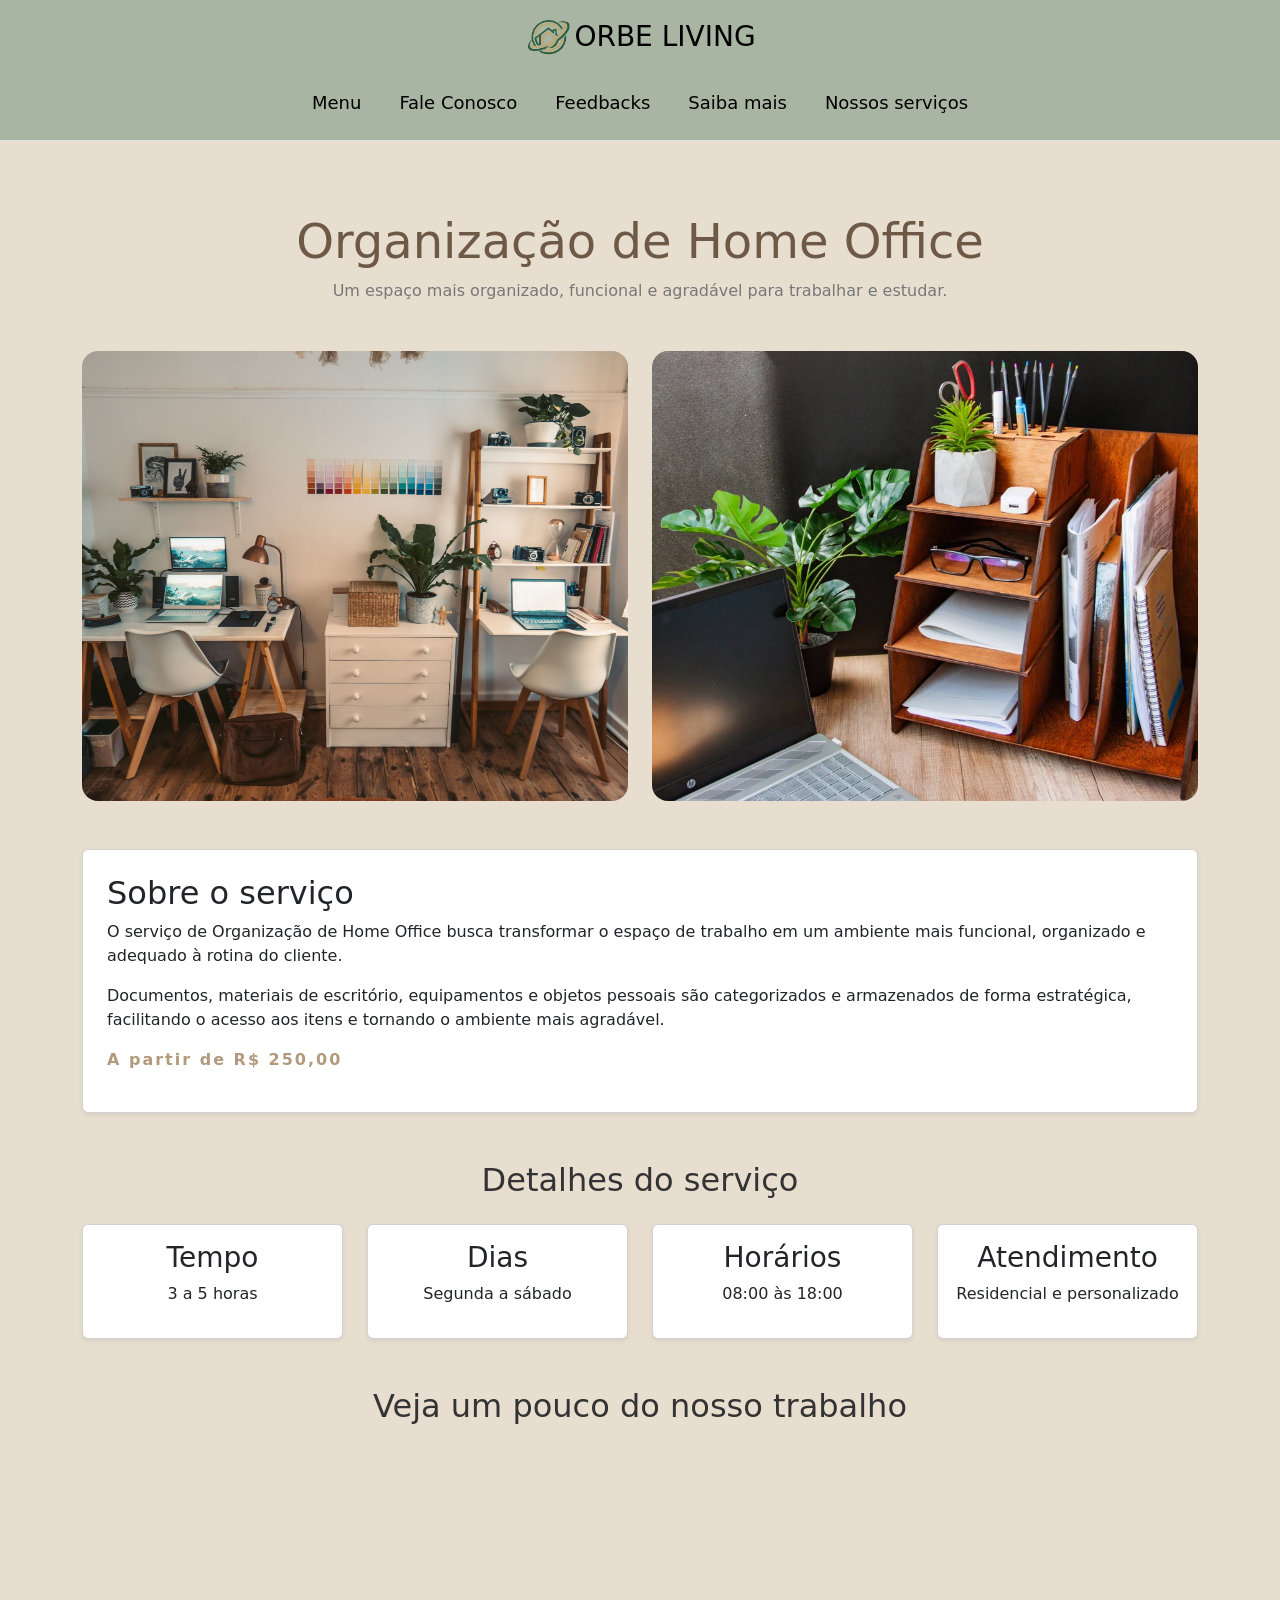
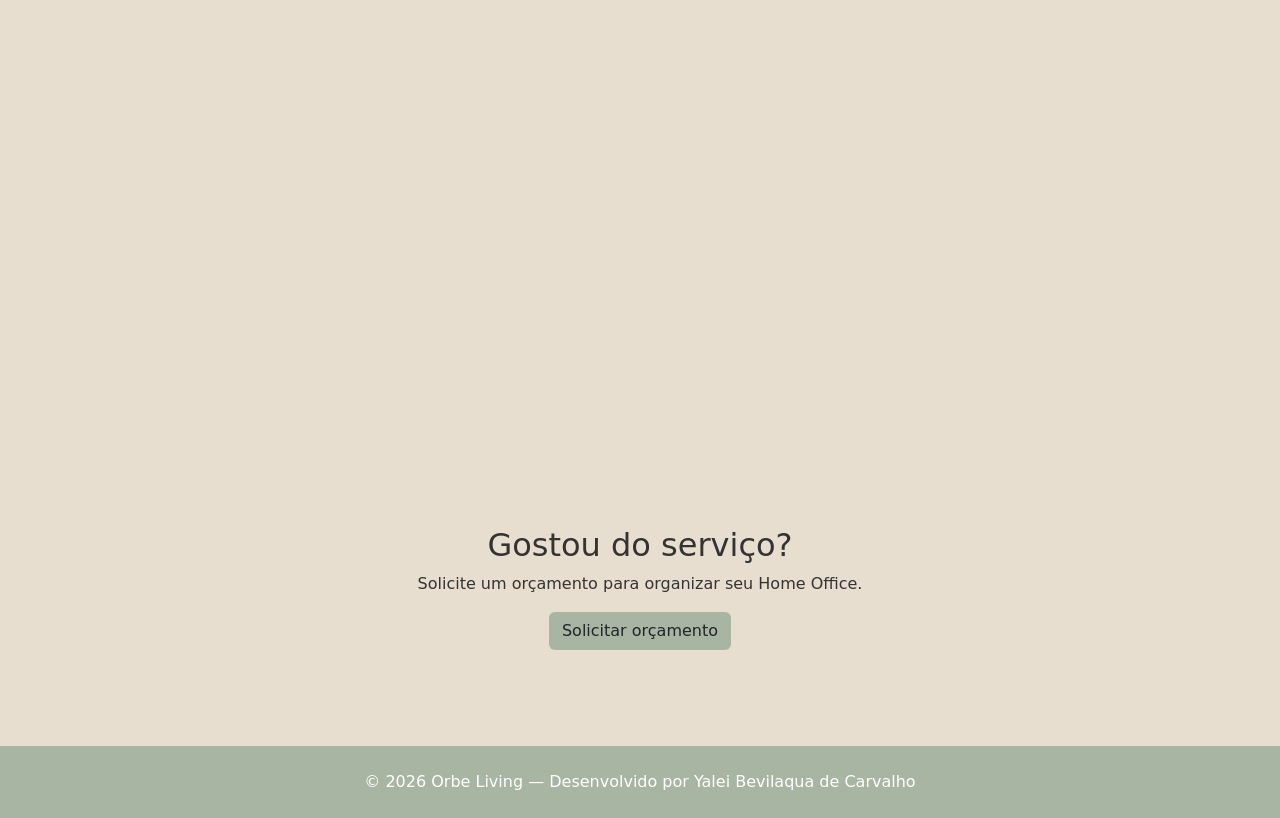
<file: servico3.html>
<!DOCTYPE html>
<html lang="pt-br">

<head>
    <meta charset="UTF-8">
    <meta name="viewport" content="width=device-width, initial-scale=1.0">
    <link href="https://cdn.jsdelivr.net/npm/bootstrap@5.3.8/dist/css/bootstrap.min.css" rel="stylesheet"
        integrity="sha384-sRIl4kxILFvY47J16cr9ZwB07vP4J8+LH7qKQnuqkuIAvNWLzeN8tE5YBujZqJLB" crossorigin="anonymous">
    <link rel="stylesheet" href="CSS/index.css">
    <title>Organização de Home Office</title>
</head>

<body>

    <header class="py-3 mb-4 border-bottom fundo_head">
        <div class="container">
            <div class="text-center mb-3">
                <a href="index.html" class="d-inline-flex align-items-center text-decoration-none">
                    <img src="Imagens/Logo simplificada.png" alt="Logo Orbe Living" class="logo_simples">
                    <span class="fs-3 letra">ORBE LIVING</span>
                </a>
            </div>

            <ul class="nav nav-pills justify-content-center gap-2">
                <li class="nav-item">
                    <a href="index.html" class="nav-link link_colors letra">Menu</a>
                </li>

                <li class="nav-item">
                    <a href="contatos.html" class="nav-link link_colors letra">Fale Conosco</a>
                </li>

                <li class="nav-item">
                    <a href="depoimentos.html" class="nav-link link_colors letra">Feedbacks</a>
                </li>

                <li class="nav-item">
                    <a href="apresentacao.html" class="nav-link link_colors letra">Saiba mais</a>
                </li>

                <li class="nav-item">
                    <a href="servicos.html" class="nav-link link_colors letra">Nossos serviços</a>
                </li>
            </ul>
        </div>
    </header>


    <main class="container py-5">

        <section class="text-center mb-5">
            <h1 class="titulo">Organização de Home Office</h1>
            <p class="subtitulo">Um espaço mais organizado, funcional e agradável para trabalhar e estudar.</p>
        </section>


        <section class="mb-5">
            <div class="row g-4">

                <div class="col-md-6">
                    <img src="Imagens/Serviços/img_org_3.jpg" class="imagem-servico" alt="Home Office organizado">
                </div>

                <div class="col-md-6">
                    <img src="Imagens/Serviços/servico_3.jpg" class="imagem-servico" alt="Organização de espaço de trabalho">
                </div>

            </div>
        </section>


        <section class="mb-5">
            <div class="card shadow-sm">
                <div class="card-body p-4">

                    <h2>Sobre o serviço</h2>

                    <p>O serviço de Organização de Home Office busca transformar o espaço de trabalho em um ambiente mais funcional, organizado e adequado à rotina do cliente.</p>

                    <p>Documentos, materiais de escritório, equipamentos e objetos pessoais são categorizados e armazenados de forma estratégica, facilitando o acesso aos itens e tornando o ambiente mais agradável.</p>

                    <p class="numero">A partir de R$ 250,00</p>

                </div>
            </div>
        </section>


        <section class="mb-5">
            <h2 class="text-center mb-4">Detalhes do serviço</h2>

            <div class="row g-4">

                <div class="col-md-3">
                    <div class="card shadow-sm h-100 text-center">
                        <div class="card-body">
                            <h3>Tempo</h3>
                            <p>3 a 5 horas</p>
                        </div>
                    </div>
                </div>

                <div class="col-md-3">
                    <div class="card shadow-sm h-100 text-center">
                        <div class="card-body">
                            <h3>Dias</h3>
                            <p>Segunda a sábado</p>
                        </div>
                    </div>
                </div>

                <div class="col-md-3">
                    <div class="card shadow-sm h-100 text-center">
                        <div class="card-body">
                            <h3>Horários</h3>
                            <p>08:00 às 18:00</p>
                        </div>
                    </div>
                </div>

                <div class="col-md-3">
                    <div class="card shadow-sm h-100 text-center">
                        <div class="card-body">
                            <h3>Atendimento</h3>
                            <p>Residencial e personalizado</p>
                        </div>
                    </div>
                </div>

            </div>
        </section>


        <section class="mb-5">
            <h2 class="text-center mb-4">Veja um pouco do nosso trabalho</h2>

            <div class="ratio ratio-16x9">
                <iframe src="https://www.youtube.com/embed/JXVLo9pd-IU"
                    title="Organização de Home Office"
                    allow="accelerometer; autoplay; clipboard-write; encrypted-media; gyroscope; picture-in-picture; web-share"
                    allowfullscreen>
                </iframe>
            </div>
        </section>


        <section class="text-center mb-5">
            <h2>Gostou do serviço?</h2>
            <p>Solicite um orçamento para organizar seu Home Office.</p>

            <a href="#" class="btn fundo_head" data-bs-toggle="modal" data-bs-target="#modalOrcamento">
                Solicitar orçamento
            </a>
        </section>

    </main>


    <div class="modal fade" id="modalOrcamento" tabindex="-1" aria-labelledby="modalOrcamentoLabel" aria-hidden="true">

        <div class="modal-dialog modal-lg">
            <div class="modal-content">

                <div class="modal-header">
                    <h2 class="modal-title" id="modalOrcamentoLabel">Solicitar orçamento</h2>
                    <button type="button" class="fundo_head" data-bs-dismiss="modal" aria-label="Fechar"></button>
                </div>

                <div class="modal-body">

                    <form>

                        <div class="mb-3">
                            <label for="nome" class="form-label">Nome</label>
                            <input type="text" class="form-control" id="nome" required>
                        </div>

                        <div class="mb-3">
                            <label for="email" class="form-label">E-mail</label>
                            <input type="email" class="form-control" id="email" required>
                        </div>

                        <div class="mb-3">
                            <label for="telefone" class="form-label">Telefone</label>
                            <input type="tel" class="form-control" id="telefone" required>
                        </div>

                        <div class="mb-3">
                            <label for="endereco" class="form-label">Endereço</label>
                            <input type="text" class="form-control" id="endereco" required>
                        </div>

                        <div class="row">

                            <div class="col-md-8 mb-3">
                                <label for="cidade" class="form-label">Cidade</label>
                                <input type="text" class="form-control" id="cidade" required>
                            </div>

                            <div class="col-md-4 mb-3">
                                <label for="uf" class="form-label">UF</label>
                                <input type="text" class="form-control" id="uf" maxlength="2" required>
                            </div>

                        </div>

                        <div class="mb-3">
                            <label for="data" class="form-label">Data desejada para a realização do serviço</label>
                            <input type="date" class="form-control" id="data" required>
                        </div>

                        <div class="mb-3">
                            <label for="observacoes" class="form-label">Observações</label>
                            <textarea class="form-control" id="observacoes" rows="4"></textarea>
                        </div>

                        <button type="submit" class="btn fundo_head">Enviar solicitação</button>

                    </form>

                </div>

            </div>
        </div>

    </div>


    <footer class="text-center py-4">
        <p class="mb-0">© 2026 Orbe Living — Desenvolvido por Yalei Bevilaqua de Carvalho</p>
    </footer>


    <script src="https://cdn.jsdelivr.net/npm/bootstrap@5.3.8/dist/js/bootstrap.bundle.min.js"></script>

</body>

</html>
</file>
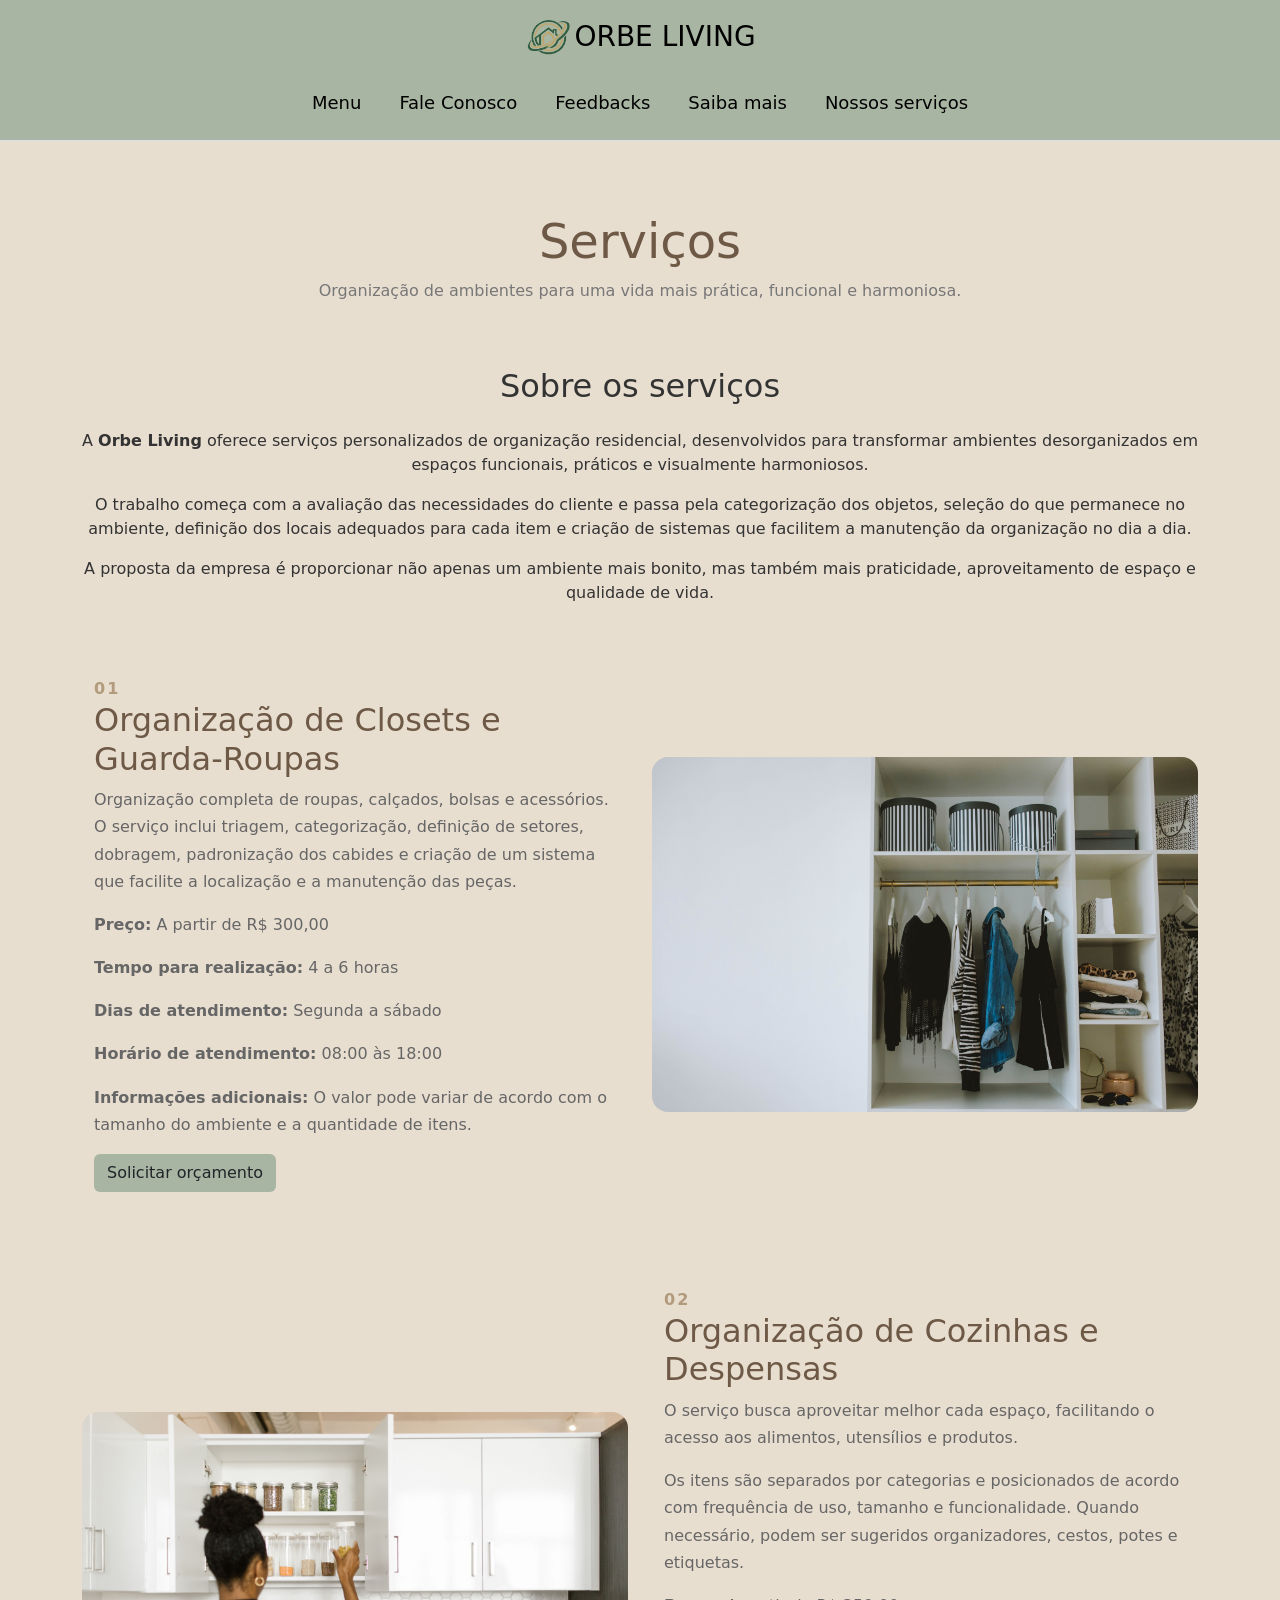
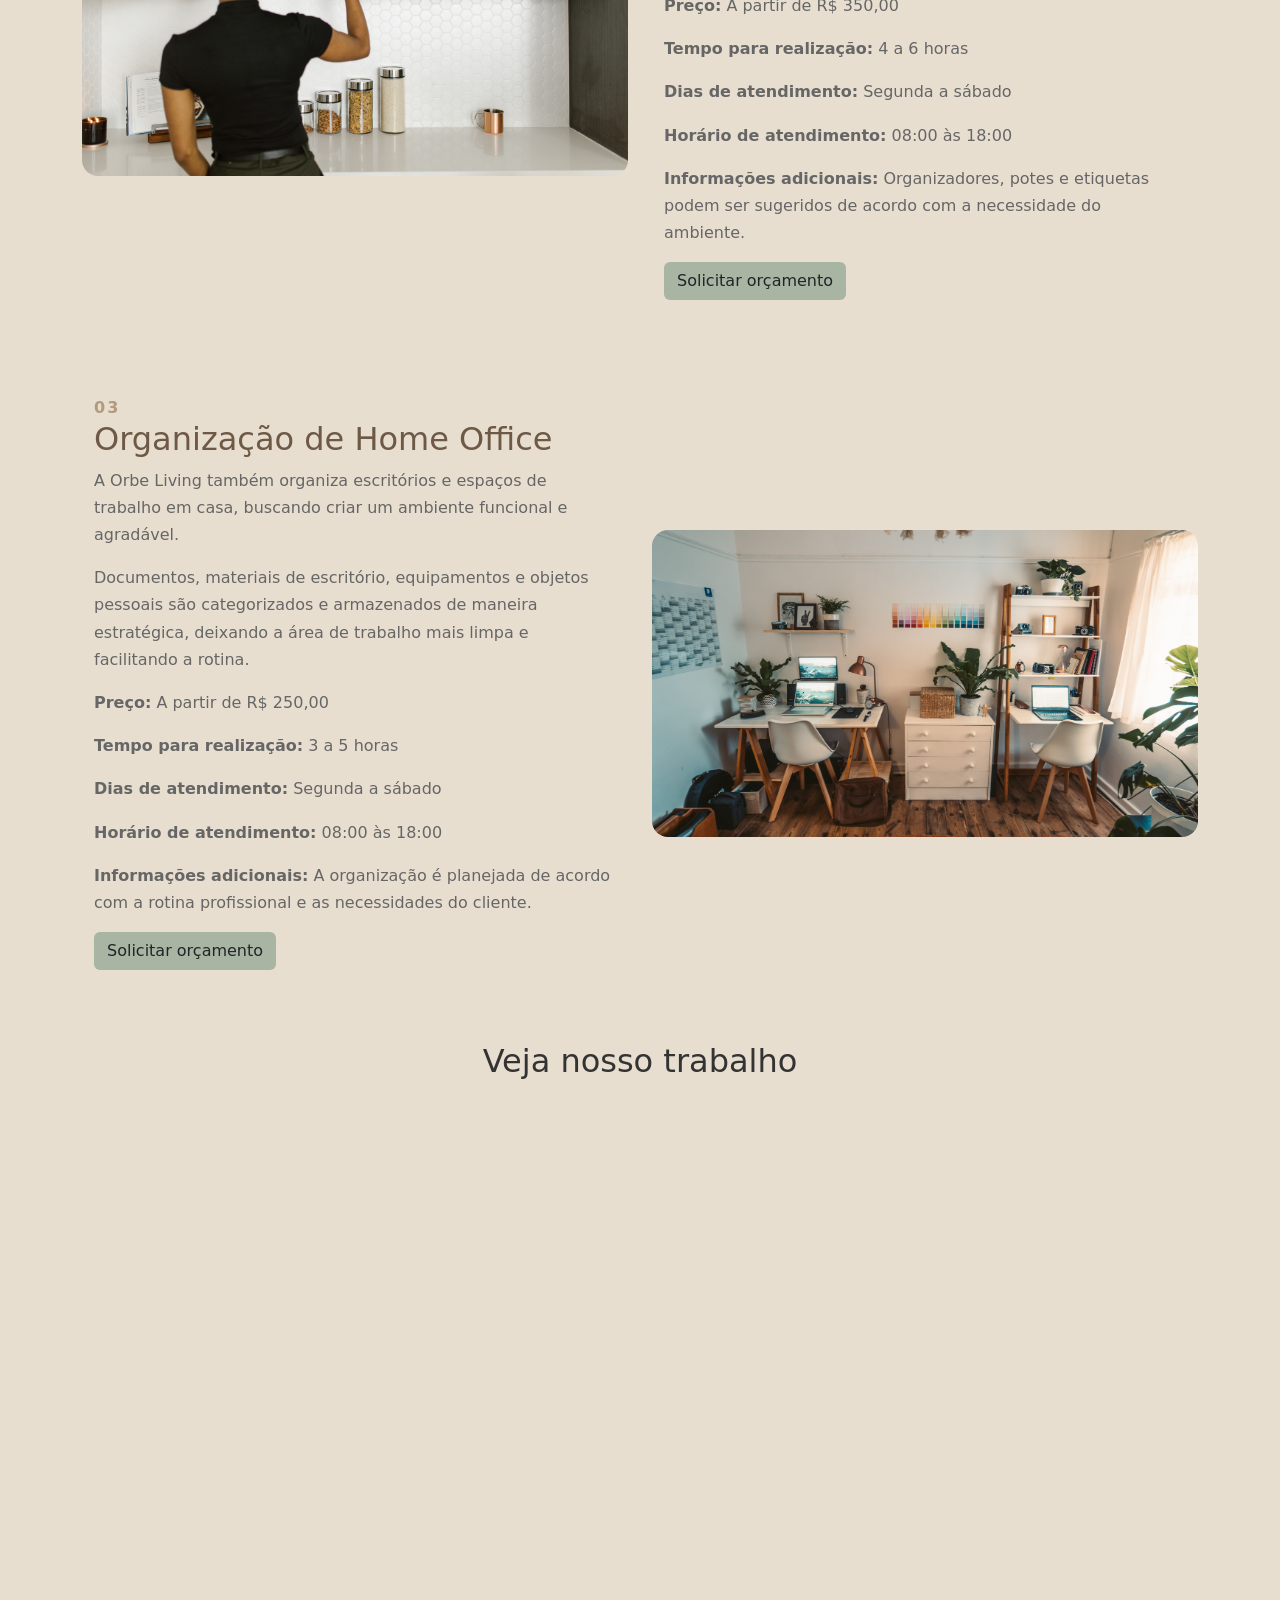
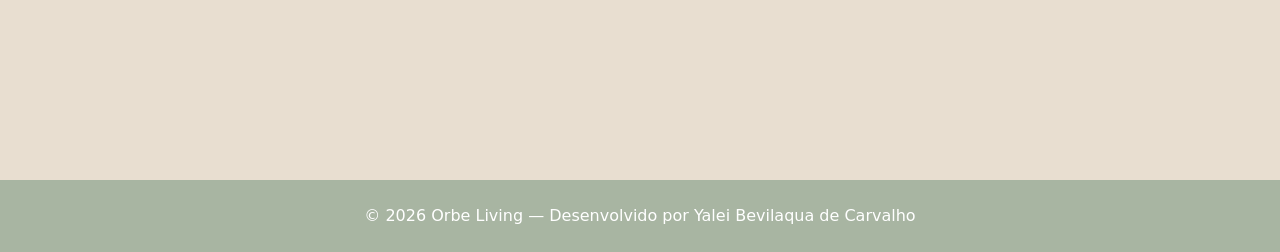
<file: servicos.html>
<!DOCTYPE html>
<html lang="pt-br">

<head>

    <meta charset="UTF-8">

    <meta name="viewport" content="width=device-width, initial-scale=1.0">

    <link href="https://cdn.jsdelivr.net/npm/bootstrap@5.3.8/dist/css/bootstrap.min.css" rel="stylesheet"
        integrity="sha384-sRIl4kxILFvY47J16cr9ZwB07vP4J8+LH7qKQnuqkuIAvNWLzeN8tE5YBujZqJLB" crossorigin="anonymous">

    <link rel="stylesheet" href="CSS/index.css">

    <title>Nossos serviços</title>

</head>


<body>
    <header class="py-3 mb-4 border-bottom fundo_head">

        <div class="container">

            <div class="text-center mb-3">

                <a href="index.html" class="d-inline-flex align-items-center text-decoration-none">

                    <img src="Imagens/Logo simplificada.png" alt="Logo Orbe Living" class="logo_simples">

                    <span class="fs-3 letra">
                        ORBE LIVING
                    </span>

                </a>

            </div>


            <ul class="nav nav-pills justify-content-center gap-2">

                <li class="nav-item">
                    <a href="index.html" class="nav-link link_colors letra">
                        Menu
                    </a>
                </li>

                <li class="nav-item">
                    <a href="contatos.html" class="nav-link link_colors letra">
                        Fale Conosco
                    </a>
                </li>

                <li class="nav-item">
                    <a href="depoimentos.html" class="nav-link link_colors letra">
                        Feedbacks
                    </a>
                </li>

                <li class="nav-item">
                    <a href="apresentacao.html" class="nav-link link_colors letra">
                        Saiba mais
                    </a>
                </li>

                <li class="nav-item">
                    <a href="servicos.html" class="nav-link link_colors letra">
                        Nossos serviços
                    </a>
                </li>

            </ul>

        </div>

    </header>

    <section class="text-center py-5">

        <h1 class="titulo">
            Serviços
        </h1>

        <p class="subtitulo">
            Organização de ambientes para uma vida mais prática,
            funcional e harmoniosa.
        </p>

    </section>

    <section class="container text-center mb-5">

        <h2 class="mb-4">
            Sobre os serviços
        </h2>

        <p>
            A <strong>Orbe Living</strong> oferece serviços personalizados de
            organização residencial, desenvolvidos para transformar ambientes
            desorganizados em espaços funcionais, práticos e visualmente harmoniosos.
        </p>

        <p>
            O trabalho começa com a avaliação das necessidades do cliente e passa
            pela categorização dos objetos, seleção do que permanece no ambiente,
            definição dos locais adequados para cada item e criação de sistemas que
            facilitem a manutenção da organização no dia a dia.
        </p>

        <p>
            A proposta da empresa é proporcionar não apenas um ambiente mais bonito,
            mas também mais praticidade, aproveitamento de espaço e qualidade de vida.
        </p>

    </section>
    <main class="container">

        <section class="row align-items-center mb-5 servico">

            <div class="col-md-6 p-4">

                <span class="numero">
                    01
                </span>

                <h2>
                    Organização de Closets e Guarda-Roupas
                </h2>

                <p>
                    Organização completa de roupas, calçados, bolsas e acessórios.
                    O serviço inclui triagem, categorização, definição de setores,
                    dobragem, padronização dos cabides e criação de um sistema que
                    facilite a localização e a manutenção das peças.
                </p>

                <p>
                    <strong>Preço:</strong>
                    A partir de R$ 300,00
                </p>

                <p>
                    <strong>Tempo para realização:</strong>
                    4 a 6 horas
                </p>

                <p>
                    <strong>Dias de atendimento:</strong>
                    Segunda a sábado
                </p>

                <p>
                    <strong>Horário de atendimento:</strong>
                    08:00 às 18:00
                </p>

                <p>
                    <strong>Informações adicionais:</strong>
                    O valor pode variar de acordo com o tamanho do ambiente
                    e a quantidade de itens.
                </p>

                <button type="button" class="btn fundo_head" data-bs-toggle="modal" data-bs-target="#modalOrcamento">

                    Solicitar orçamento

                </button>

            </div>

            <div class="col-md-6">

                <img src="Imagens/Serviços/img_org_1.jpg" class="img-fluid rounded-4" alt="Closet organizado">

            </div>

        </section>

        <section class="row align-items-center mb-5 servico">

            <div class="col-md-6 order-md-1 order-1">

                <img src="Imagens/Serviços/img_org_2.jpg" class="img-fluid rounded-4" alt="Cozinha organizada">

            </div>

            <div class="col-md-6 order-md-2 order-2 p-4">

                <span class="numero">
                    02
                </span>

                <h2>
                    Organização de Cozinhas e Despensas
                </h2>

                <p>
                    O serviço busca aproveitar melhor cada espaço, facilitando
                    o acesso aos alimentos, utensílios e produtos.
                </p>

                <p>
                    Os itens são separados por categorias e posicionados de
                    acordo com frequência de uso, tamanho e funcionalidade.
                    Quando necessário, podem ser sugeridos organizadores,
                    cestos, potes e etiquetas.
                </p>

                <p>
                    <strong>Preço:</strong>
                    A partir de R$ 350,00
                </p>

                <p>
                    <strong>Tempo para realização:</strong>
                    4 a 6 horas
                </p>

                <p>
                    <strong>Dias de atendimento:</strong>
                    Segunda a sábado
                </p>

                <p>
                    <strong>Horário de atendimento:</strong>
                    08:00 às 18:00
                </p>

                <p>
                    <strong>Informações adicionais:</strong>
                    Organizadores, potes e etiquetas podem ser sugeridos
                    de acordo com a necessidade do ambiente.
                </p>

                <button type="button" class="btn fundo_head" data-bs-toggle="modal" data-bs-target="#modalOrcamento">

                    Solicitar orçamento

                </button>

            </div>

        </section>

        <section class="row align-items-center mb-5 servico">

            <div class="col-md-6 p-4">

                <span class="numero">
                    03
                </span>

                <h2>
                    Organização de Home Office
                </h2>

                <p>
                    A Orbe Living também organiza escritórios e espaços de
                    trabalho em casa, buscando criar um ambiente funcional
                    e agradável.
                </p>

                <p>
                    Documentos, materiais de escritório, equipamentos e objetos
                    pessoais são categorizados e armazenados de maneira estratégica,
                    deixando a área de trabalho mais limpa e facilitando a rotina.
                </p>

                <p>
                    <strong>Preço:</strong>
                    A partir de R$ 250,00
                </p>

                <p>
                    <strong>Tempo para realização:</strong>
                    3 a 5 horas
                </p>

                <p>
                    <strong>Dias de atendimento:</strong>
                    Segunda a sábado
                </p>

                <p>
                    <strong>Horário de atendimento:</strong>
                    08:00 às 18:00
                </p>

                <p>
                    <strong>Informações adicionais:</strong>
                    A organização é planejada de acordo com a rotina
                    profissional e as necessidades do cliente.
                </p>
                <button type="button" class="btn fundo_head" data-bs-toggle="modal" data-bs-target="#modalOrcamento">

                    Solicitar orçamento

                </button>

            </div>

            <div class="col-md-6">

                <img src="Imagens/Serviços/img_org_3.jpg" class="img-fluid rounded-4" alt="Home Office organizado">

            </div>

        </section>

        <section class="mb-5">

            <h2 class="text-center mb-4">
                Veja nosso trabalho
            </h2>

            <div class="ratio ratio-16x9">

                <iframe src="https://www.youtube.com/embed/JXVLo9pd-IU" title="Organização de Home Office"
                    allow="accelerometer; autoplay; clipboard-write; encrypted-media; gyroscope; picture-in-picture; web-share"
                    allowfullscreen>
                </iframe>

            </div>

        </section>


    </main>

    <div class="modal fade" id="modalOrcamento" tabindex="-1" aria-labelledby="modalOrcamentoLabel" aria-hidden="true">

        <div class="modal-dialog modal-lg">

            <div class="modal-content">

                <form>

                    <div class="modal-header">

                        <h1 class="modal-title fs-5" id="modalOrcamentoLabel">

                            Solicitar orçamento

                        </h1>

                        <button type="button" class="btn-close" data-bs-dismiss="modal" aria-label="Fechar">
                        </button>

                    </div>
                    <div class="modal-body">

                        <div class="row">

                            <div class="col-md-6 mb-3">

                                <label for="nome" class="form-label">

                                    Nome

                                </label>

                                <input type="text" class="form-control" id="nome" name="nome"
                                    placeholder="Digite seu nome" required>

                            </div>

                            <div class="col-md-6 mb-3">

                                <label for="email" class="form-label">

                                    E-mail

                                </label>

                                <input type="email" class="form-control" id="email" name="email"
                                    placeholder="seuemail@email.com" required>

                            </div>

                            <div class="col-md-6 mb-3">

                                <label for="telefone" class="form-label">

                                    Telefone

                                </label>

                                <input type="tel" class="form-control" id="telefone" name="telefone"
                                    placeholder="(00) 00000-0000" required>

                            </div>

                            <div class="col-md-6 mb-3">

                                <label for="endereco" class="form-label">

                                    Endereço

                                </label>

                                <input type="text" class="form-control" id="endereco" name="endereco"
                                    placeholder="Rua, número, bairro" required>

                            </div>

                            <div class="col-md-6 mb-3">

                                <label for="cidade" class="form-label">

                                    Cidade

                                </label>

                                <input type="text" class="form-control" id="cidade" name="cidade"
                                    placeholder="Digite sua cidade" required>

                            </div>

                            <div class="col-md-2 mb-3">

                                <label for="uf" class="form-label">

                                    UF

                                </label>

                                <select class="form-select" id="uf" name="uf" required>

                                    <option value="" selected disabled>
                                        UF
                                    </option>

                                    <option value="AC">AC</option>
                                    <option value="AL">AL</option>
                                    <option value="AP">AP</option>
                                    <option value="AM">AM</option>
                                    <option value="BA">BA</option>
                                    <option value="CE">CE</option>
                                    <option value="DF">DF</option>
                                    <option value="ES">ES</option>
                                    <option value="GO">GO</option>
                                    <option value="MA">MA</option>
                                    <option value="MT">MT</option>
                                    <option value="MS">MS</option>
                                    <option value="MG">MG</option>
                                    <option value="PA">PA</option>
                                    <option value="PB">PB</option>
                                    <option value="PR">PR</option>
                                    <option value="PE">PE</option>
                                    <option value="PI">PI</option>
                                    <option value="RJ">RJ</option>
                                    <option value="RN">RN</option>
                                    <option value="RS">RS</option>
                                    <option value="RO">RO</option>
                                    <option value="RR">RR</option>
                                    <option value="SC">SC</option>
                                    <option value="SP">SP</option>
                                    <option value="SE">SE</option>
                                    <option value="TO">TO</option>

                                </select>

                            </div>

                            <div class="col-md-4 mb-3">

                                <label for="data" class="form-label">

                                    Data desejada

                                </label>

                                <input type="date" class="form-control" id="data" name="data" required>

                            </div>

                            <div class="col-12 mb-3">

                                <label for="observacoes" class="form-label">

                                    Observações

                                </label>

                                <textarea class="form-control" id="observacoes" name="observacoes" rows="4"
                                    placeholder="Digite alguma informação adicional..."></textarea>

                            </div>


                        </div>

                    </div>

                    <div class="modal-footer">

                        <button type="button" class="btn btn-secondary" data-bs-dismiss="modal">

                            Fechar

                        </button>


                        <button type="submit" class="btn btn-primary">

                            Enviar orçamento

                        </button>

                    </div>


                </form>

            </div>

        </div>

    </div>

    <footer class="text-center py-4">

        <p class="mb-0">© 2026 Orbe Living — Desenvolvido por Yalei Bevilaqua de Carvalho</p>

    </footer>

    <script src="https://cdn.jsdelivr.net/npm/bootstrap@5.3.8/dist/js/bootstrap.bundle.min.js"></script>

</body>

</html>
</file>
<file: CSS/index.css>
.fundo_head{
    background-color: #A8B5A2;
}

.link_colors{
    color: white;
    font-size: 18px;
}

.logo_simples{
    width: 50px;
    height: auto;
}

.letra{
    font-size: 18px;
    color: black;
}

body {
    background-color: #E8DED0;
    color: #333;
}

.titulo {
    font-size: 48px;
    color: #6d5945;
}

.subtitulo {
    color: #777;
}

.numero {
    color: #b29a7d;
    font-weight: bold;
    letter-spacing: 2px;
}

.servico h2 {
    color: #6d5945;
}

.servico p {
    line-height: 1.7;
    color: #666;
}

.btn-orbe {
    background-color: #6d5945;
    color: white;
    padding: 12px 20px;
}

.btn-orbe:hover {
    background-color: #A8B5A2;
    color: white;
}

footer {
    background-color: #A8B5A2;
    color: white;
}

.nav-link {
    padding: 8px 15px;
}

.imagem-servico {
    width: 100%;
    height: 450px;
    object-fit: cover;
    border-radius: 16px;
}
</file>
